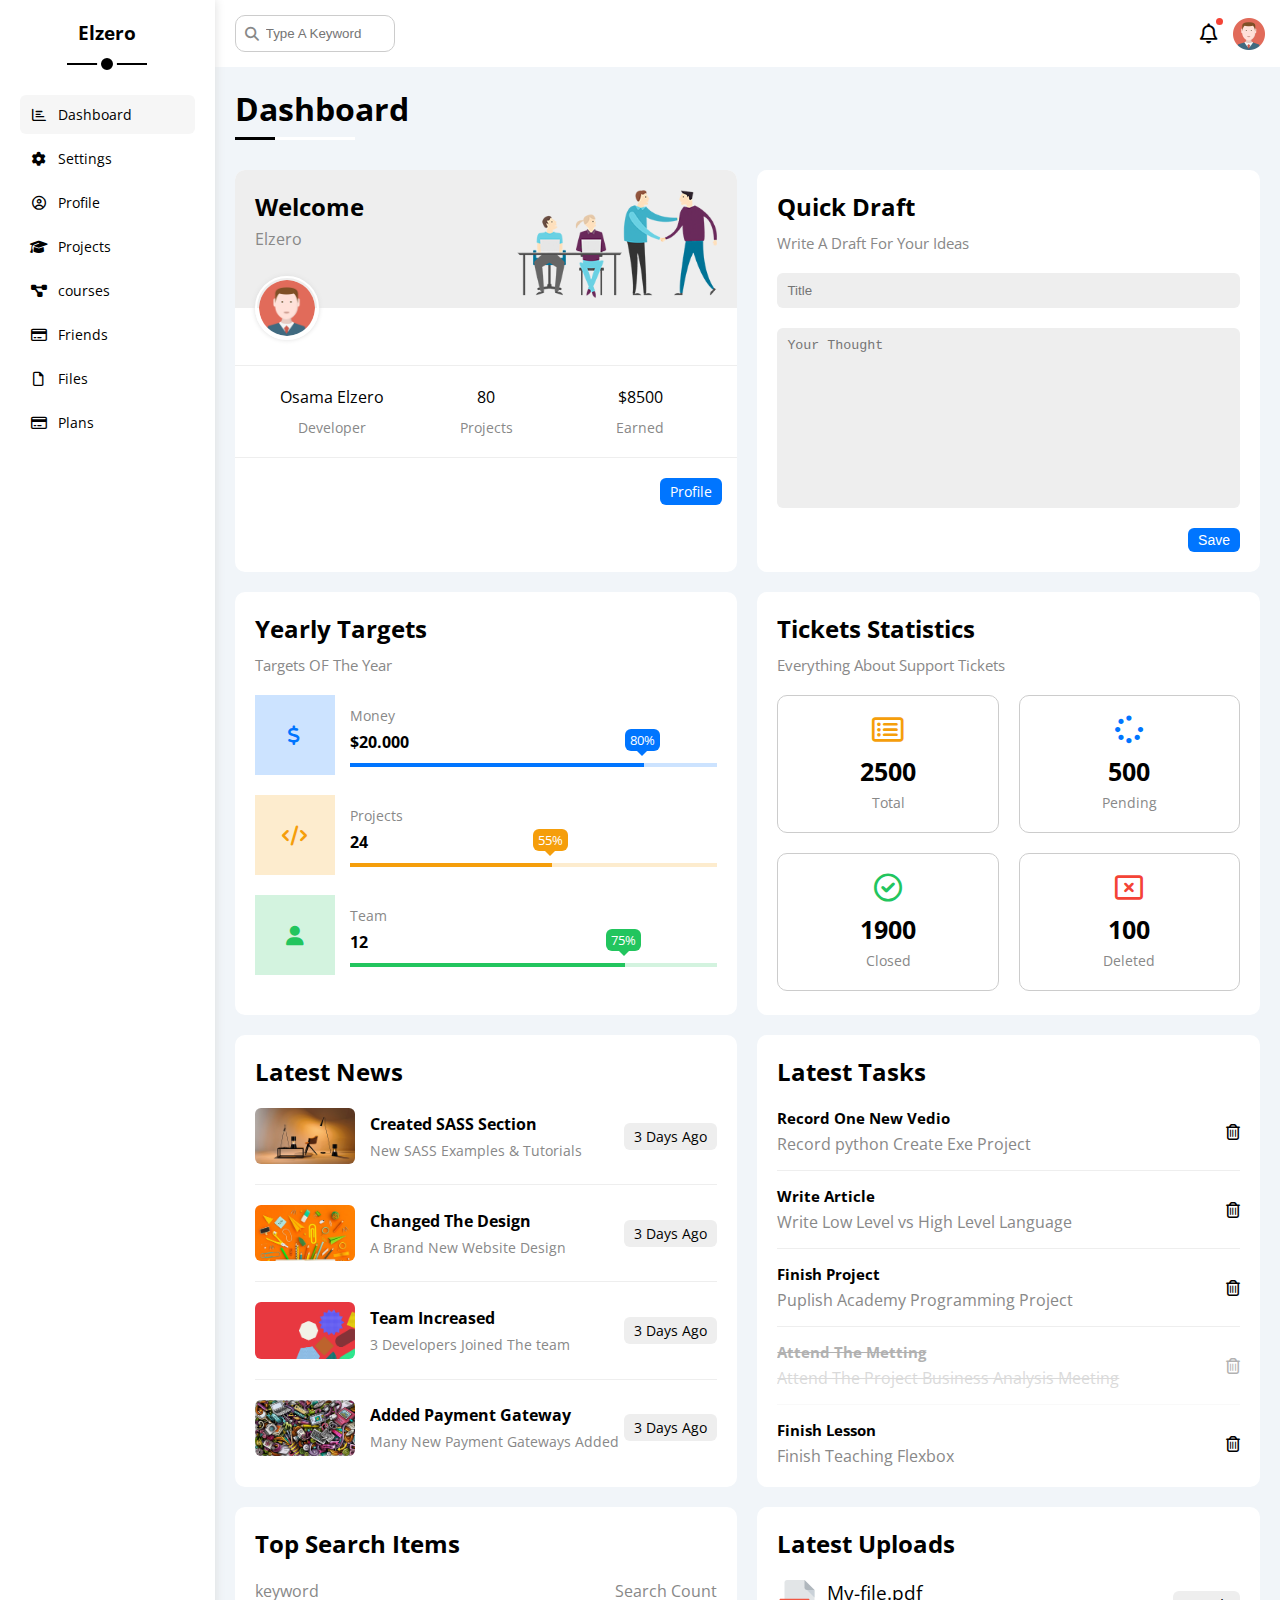
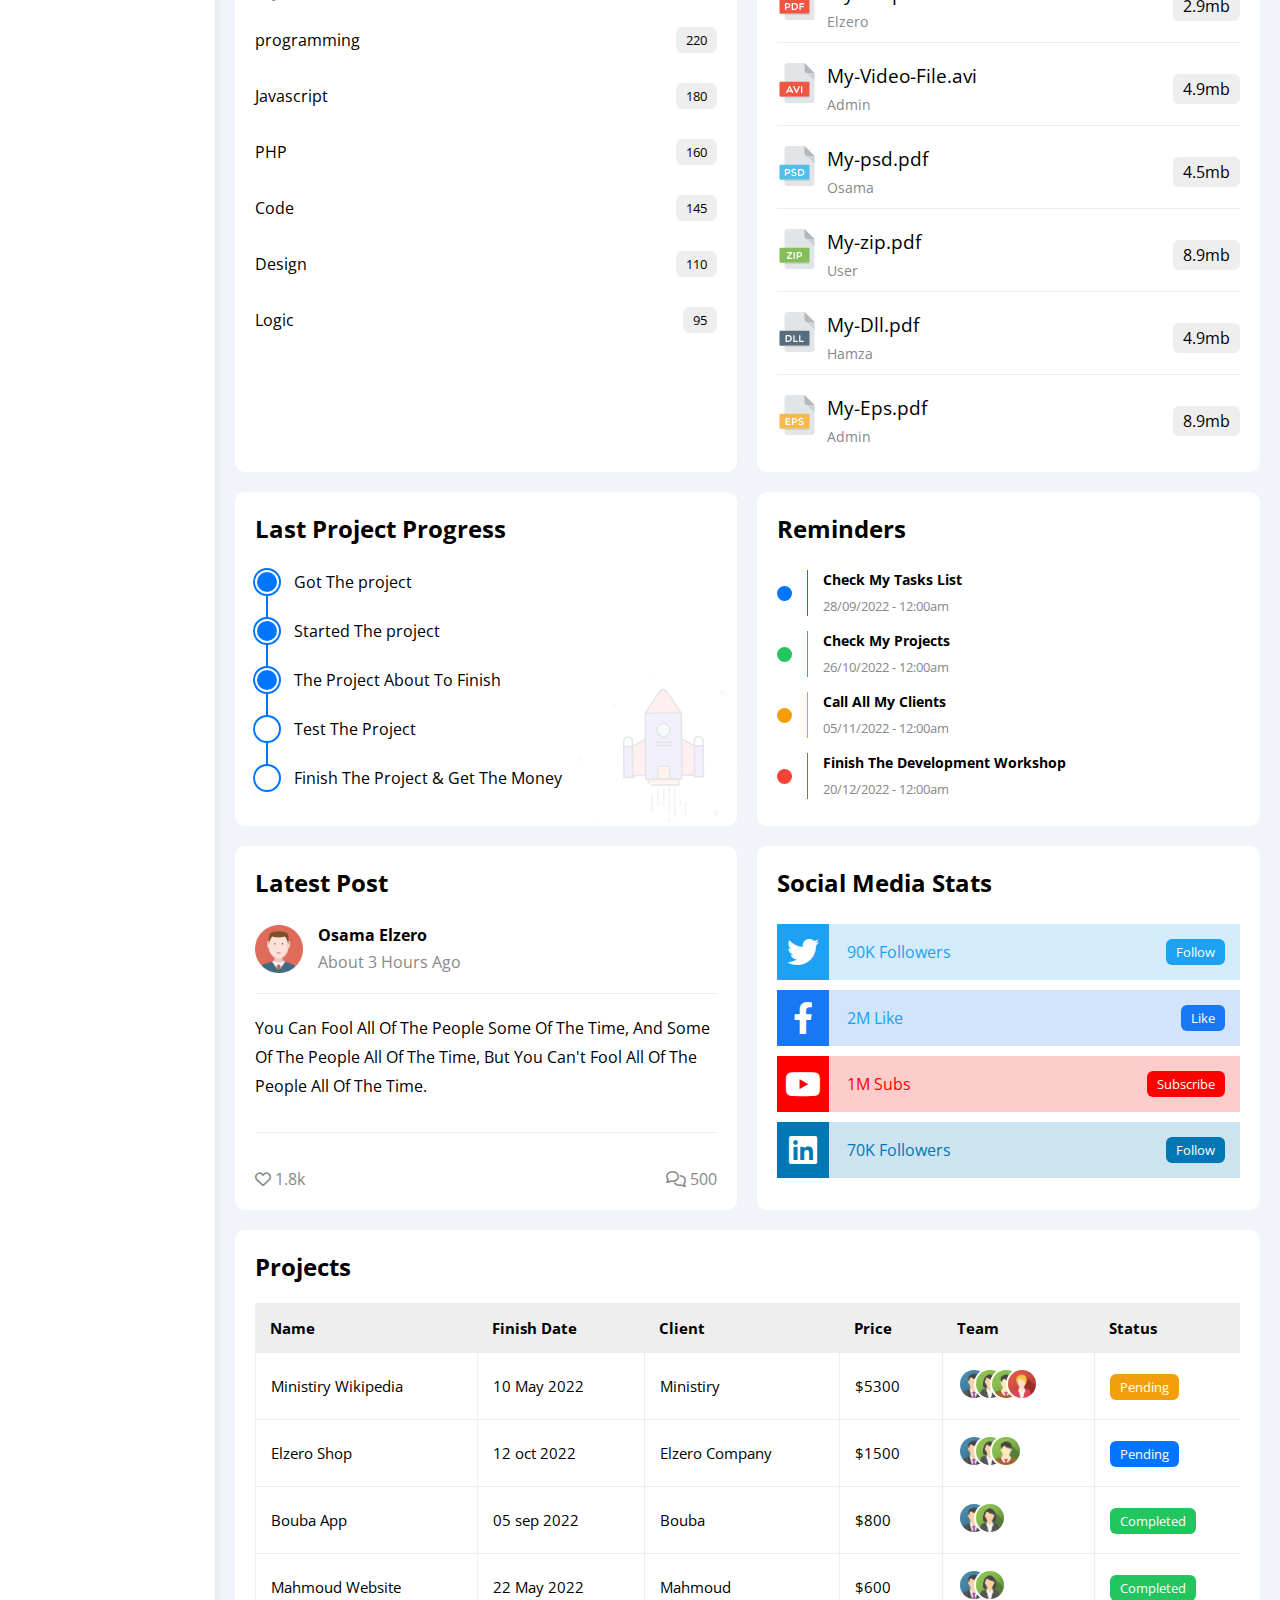
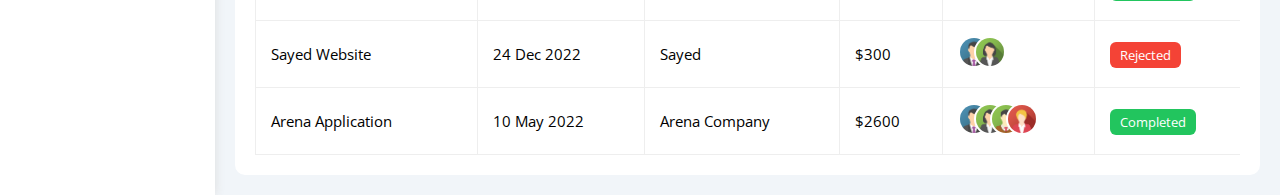
<file: index.html>
<!DOCTYPE html>
<html lang="en">
<head>
    <meta charset="UTF-8">
    <meta name="viewport" content="width=device-width, initial-scale=1.0">
    <title>Dashboard</title>
    <link rel="stylesheet" href="css/all.min.css">
    <link rel="stylesheet" href="css/framework.css">
    <link rel="stylesheet" href="css/master.css">
    <link rel="preconnect" href="https://fonts.googleapis.com" />
    <link rel="preconnect" href="https://fonts.gstatic.com" crossorigin />
    <link href="https://fonts.googleapis.com/css2?family=Open+Sans:wght@300;500&#038;display=swap" rel="stylesheet" />
</head>
<body>
    <div class="page d-flex">
        <div class="sidebar p-relative bg-white p-20">
            <h3 class="txt-c p-relative mt-0">Elzero</h3>
            <ul>
                <li>
                    <a href="index.html" class="active fs-14 c-balck d-flex rad-6 p-10 align-center">
                        <i class="fa-regular fa-chart-bar fa-fw"></i>
                        <span>Dashboard</span>
                    </a>
                </li>
                <li>
                    <a href="settings.html" class=" fs-14 c-balck d-flex rad-6 p-10 align-center">
                        <i class="fa-solid fa-gear fa-fw"></i>
                        <span>Settings</span>
                    </a>
                </li>
                <li>
                    <a href="profile.html" class=" fs-14 c-balck d-flex rad-6 p-10 align-center">
                        <i class="fa-regular fa-circle-user fa-fw"></i>                      
                        <span>Profile</span>
                    </a>
                </li>
                <li>
                    <a href="projects.html" class=" fs-14 c-balck d-flex rad-6 p-10 align-center">
                        <i class="fa-solid fa-graduation-cap fa-fw"></i>
                        <span>Projects</span>
                    </a>
                </li>                       
                <li>
                    <a href="courses.html" class=" fs-14 c-balck d-flex rad-6 p-10 align-center">
                        <i class="fa-solid fa-diagram-project fa-fw"></i>
                        <span>courses</span>
                    </a>
                </li>
                <li>
                    <a href="friends.html" class=" fs-14 c-balck d-flex rad-6 p-10 align-center">
                        <i class="fa-regular fa-credit-card fa-fw"></i>
                        <span>Friends</span>
                    </a>
                </li>
                <li>
                    <a href="files.html" class=" fs-14 c-balck d-flex rad-6 p-10 align-center">
                        <i class="fa-regular fa-file fa-fw"></i>
                        <span>Files</span>
                    </a>
                </li>
                <li>
                    <a href="plans.html" class=" fs-14 c-balck d-flex rad-6 p-10 align-center">
                        <i class="fa-regular fa-credit-card fa-fw"></i>
                        <span>Plans</span>
                    </a>
                </li>
            </ul>
        </div>
        <div class="content w-full">
            <!-- start head -->
            <div class="head bg-white between-flex p-15">
                <div class="search p-relative">
                    <input class="p-10" type="search" placeholder="Type A Keyword">
                </div>
                <div class="icons align-center d-flex">
                    <span class="notification p-relative">
                        <i class="fa-regular fa-bell fa-lg"></i>
                    </span>
                    <img src="images/avatar.png" alt="">
                </div>
            </div>
            <!-- end head -->
            <h1 class="p-relative">Dashboard</h1>
            <div class="wrapper d-grid gap-20">
                <!-- start welcome widget -->
                <div class="welcome bg-white rad-10 txt-c-mobile block-mobile">
                    <div class="intro p-20 d-flex space-between bg-eee">
                        <div>
                            <h2 class="m-0">Welcome</h2>
                            <p class="mt-5 c-grey">Elzero</p>
                        </div>
                        <img src="images/welcome.png" alt="" class="hide-mobile">
                    </div>
                    <img src="images/avatar.png" alt="" class="avatar">
                    <div class="body p-20 d-flex txt-c mt-20 mb-20 block-mobile">
                        <div>Osama Elzero <span class="d-block c-grey fs-14 mt-10" >Developer</span></div>
                        <div> 80 <span class="d-block c-grey fs-14 mt-10" >Projects</span></div>
                        <div> $8500 <span class="d-block c-grey fs-14 mt-10" >Earned</span></div>
                    </div>
                    <a href="profile.html" class="visit d-block w-fit btn-shape c-white bg-blue fs-14 ">Profile</a>
                </div>
                <!-- end welcome widget -->
                <!-- start quick draft widget -->
                <div class="quick-draft bg-white p-20 rad-10">
                    <h2 class=" mt-0 mb-10 ">Quick Draft</h2>
                    <p class=" mt-0 mb-20 c-grey fs-15">Write A Draft For Your Ideas</p>
                    <form action="">
                         <input type="text" placeholder="Title" class="bg-eee d-block rad-6 b-none p-10 mb-20 w-full ">
                         <textarea placeholder="Your Thought" class="bg-eee d-block rad-6 b-none p-10 w-full mb-20"></textarea>
                        <input type="submit" value="Save" class=" save bg-blue c-white fs-14 btn-shape w-fit d-block b-none ">
                    </form>
                </div>
                <!-- end quick draft widget -->
                <!-- start target widget -->
                <div class="target bg-white p-20 rad-10">
                    <h2 class="mt-0 mb-10 ">Yearly Targets</h2>
                    <p class="mt-0 mb-20 fs-15 c-grey">Targets OF The Year</p>
                    <div class="target-row center-flex mb-20 blue ">
                        <div class="icon center-flex">
                            <i class="fa-solid fa-dollar-sign c-blue fa-lg"></i>
                        </div>
                        <div class="details">
                            <span class="fs-14 c-grey" >Money</span>
                            <span class=" d-block fw-bold mt-5 mb-10" >$20.000</span>
                            <div class="progress p-relative">
                                <span class=" bg-blue blue" style="width: 80%;">
                                    <span class="bg-blue">80%</span>
                                </span>
                            </div>
                        </div>
                    </div>
                    <div class="target-row center-flex mb-20 orange ">
                        <div class="icon center-flex">
                            <i class="fa-solid fa-code c-orange fa-lg"></i>
                        </div>
                        <div class="details">
                            <span class="fs-14 c-grey" >Projects</span>
                            <span class=" d-block fw-bold mt-5 mb-10" >24</span>
                            <div class="progress p-relative">
                                <span class=" bg-orange orange" style="width: 55%;">
                                    <span class="bg-orange">55%</span>
                                </span>
                            </div>
                        </div>
                    </div>
                    <div class="target-row center-flex mb-20 green ">
                        <div class="icon center-flex">
                            <i class="fa-solid fa-user c-green fa-lg"></i>
                        </div>
                        <div class="details">
                            <span class="fs-14 c-grey" >Team</span>
                            <span class=" d-block fw-bold mt-5 mb-10" >12</span>
                            <div class="progress p-relative">
                                <span class=" bg-green green" style="width: 75%;">
                                    <span class="bg-green">75%</span>
                                </span>
                            </div>
                        </div>
                    </div>
                </div>
                <!-- end target widget -->
                <!-- start tickets -->
                <div class="tickets bg-white p-20 rad-10">
                    <h2 class="mt-0 mb-10">Tickets Statistics</h2>
                    <p class="mt-0 mb-20 c-grey fs-15">Everything About Support Tickets</p>
                    <div class="d-flex gap-20 f-wrap txt-c">
                        <div class="box p-20 rad-10 c-grey fs-14 ">
                            <i class="fa-regular fa-rectangle-list fa-2x mb-10 c-orange"></i>
                            <span class="d-block c-balck fs-25 fw-bold mb-5 ">2500</span>
                            Total
                        </div>
                        <div class="box p-20 rad-10 c-grey fs-14 ">
                            <i class="fa-solid fa-spinner fa-2x mb-10 c-blue"></i>
                            <span class="d-block c-balck fs-25 fw-bold mb-5 ">500</span>
                            Pending
                        </div>
                        <div class="box p-20 rad-10 c-grey fs-14 ">
                            <i class="fa-regular fa-circle-check fa-2x mb-10 c-green"></i>
                            <span class="d-block c-balck fs-25 fw-bold mb-5 ">1900</span>
                            Closed
                        </div>
                        <div class="box p-20 rad-10 c-grey fs-14 ">
                            <i class="fa-regular fa-rectangle-xmark fa-2x mb-10 c-red"></i>
                            <span class="d-block c-balck fs-25 fw-bold mb-5 ">100</span>
                            Deleted
                        </div>
                    </div>
                </div>
                <!-- end tickets -->
                <!-- start news -->
                 <div class="news bg-white p-20 rad-10 txt-c-mobile">
                    <h2 class="mt-0 mb-20">Latest News</h2>
                    <div class="news-row d-flex align-center ">
                        <img src="images/news-01.png">
                        <div class="info">
                            <h3>Created SASS Section</h3>
                            <p class="c-grey fs-14 m-0">New SASS Examples & Tutorials</p>
                        </div>
                        <div class="label btn-shape bg-eee fs-14 w-fit ">3 Days Ago</div>
                    </div>
                    <div class="news-row d-flex align-center ">
                        <img src="images/news-02.png">
                        <div class="info">
                            <h3>Changed The Design</h3>
                            <p class="c-grey fs-14 m-0">A Brand New Website Design</p>
                        </div>
                        <div class="label btn-shape bg-eee fs-14 w-fit ">3 Days Ago</div>
                    </div>
                    <div class="news-row d-flex align-center ">
                        <img src="images/news-03.png">
                        <div class="info">
                            <h3>Team Increased</h3>
                            <p class="c-grey fs-14 m-0">3 Developers Joined The team</p>
                        </div>
                        <div class="label btn-shape bg-eee fs-14 w-fit ">3 Days Ago</div>
                    </div>
                    <div class="news-row d-flex align-center ">
                        <img src="images/news-04.png">
                        <div class="info">
                            <h3>Added Payment Gateway</h3>
                            <p class="c-grey fs-14 m-0">Many New Payment Gateways Added</p>
                        </div>
                        <div class="label btn-shape bg-eee fs-14 w-fit ">3 Days Ago</div>
                    </div>
                 </div>
                <!-- end news -->
                <!-- start tasks -->
                <div class="tasks bg-white p-20 rad-10">
                    <h2 class="mt-0 mb-20">Latest Tasks</h2>
                    <div class="task-row between-flex">
                        <div class="info">
                            <h3 class="mt-0 mb-5 fs-15" >Record One New Vedio</h3>
                            <p class="c-grey m-0">Record python Create Exe Project</p>
                        </div>
                        <i class="fa-regular fa-trash-can delete"></i>
                    </div>
                    <div class="task-row between-flex">
                        <div class="info">
                            <h3 class="mt-0 mb-5 fs-15" >Write Article</h3>
                            <p class="c-grey m-0">Write Low Level vs High Level Language</p>
                        </div>
                        <i class="fa-regular fa-trash-can delete"></i>
                    </div>
                    <div class="task-row between-flex">
                        <div class="info">
                            <h3 class="mt-0 mb-5 fs-15" >Finish Project</h3>
                            <p class="c-grey m-0">Puplish Academy Programming Project</p>
                        </div>
                        <i class="fa-regular fa-trash-can delete"></i>
                    </div>
                    <div class="task-row between-flex done">
                        <div class="info">
                            <h3 class="mt-0 mb-5 fs-15" >Attend The Metting</h3>
                            <p class="c-grey m-0">Attend The Project Business Analysis Meeting</p>
                        </div>
                        <i class="fa-regular fa-trash-can delete"></i>
                    </div>
                    <div class="task-row between-flex">
                        <div class="info">
                            <h3 class="mt-0 mb-5 fs-15" >Finish Lesson</h3>
                            <p class="c-grey m-0">Finish Teaching Flexbox</p>
                        </div>
                        <i class="fa-regular fa-trash-can delete"></i>
                    </div>
                </div>
                <!-- end tasks -->
                <!-- start search -->
                <div class="search p-20 rad-10 bg-white">
                    <h2 class="mt-0 mb-20">Top Search Items</h2>
                    <div class="items-head between-flex c-grey mb-10" >
                        <div>keyword</div>
                        <div>Search Count</div>
                    </div>
                    <div class="items between-flex pb-15 pt-15 ">
                        <span>programming</span>
                        <span class="btn-shape bg-eee fs-13">220</span>
                    </div>
                    <div class="items between-flex pb-15 pt-15 ">
                        <span>Javascript</span>
                        <span class="btn-shape bg-eee fs-13">180</span>
                    </div>
                    <div class="items between-flex pb-15 pt-15 ">
                        <span>PHP</span>
                        <span class="btn-shape bg-eee fs-13">160</span>
                    </div>
                    <div class="items between-flex pb-15 pt-15 ">
                        <span>Code</span>
                        <span class="btn-shape bg-eee fs-13">145</span>
                    </div>
                    <div class="items between-flex pb-15 pt-15 ">
                        <span>Design</span>
                        <span class="btn-shape bg-eee fs-13">110</span>
                    </div>
                    <div class="items between-flex pb-15 pt-15 ">
                        <span>Logic</span>
                        <span class="btn-shape bg-eee fs-13">95</span>
                    </div>
                </div>
                <!-- end search -->
                <!-- start latest uploads -->
                <div class="latest-uploads bg-white p-20 rad-10">
                    <h2 class="mt-0 mb-20">Latest Uploads</h2>
                    <div class="upload-row between-flex pb-10 mb-20 bb-eee">
                        <div class="data d-flex ">
                            <img  class="mr-10" src="images/pdf.svg" alt="">
                            <div class="details">
                                <h3 class="mt-0 mb-5 fw-normal" >My-file.pdf</h3>
                                <span class="c-grey fs-14" >Elzero</span>
                            </div>
                        </div>
                        <div class="size btn-shape bg-eee">
                            2.9mb
                        </div>
                    </div>
                    <div class="upload-row between-flex pb-10 mb-20 bb-eee">
                        <div class="data d-flex ">
                            <img  class="mr-10" src="images/avi.svg" alt="">
                            <div class="details">
                                <h3 class="mt-0 mb-5 fw-normal" >My-Video-File.avi</h3>
                                <span class="c-grey fs-14" >Admin</span>
                            </div>
                        </div>
                        <div class="size btn-shape bg-eee">
                            4.9mb
                        </div>
                    </div>
                    <div class="upload-row between-flex pb-10 mb-20 bb-eee">
                        <div class="data d-flex ">
                            <img  class="mr-10" src="images/psd.svg" alt="">
                            <div class="details">
                                <h3 class="mt-0 mb-5 fw-normal" >My-psd.pdf</h3>
                                <span class="c-grey fs-14" >Osama</span>
                            </div>
                        </div>
                        <div class="size btn-shape bg-eee">
                            4.5mb
                        </div>
                    </div>
                    <div class="upload-row between-flex pb-10 mb-20 bb-eee">
                        <div class="data d-flex ">
                            <img class="mr-10" src="images/zip.svg" alt="">
                            <div class="details">
                                <h3 class="mt-0 mb-5 fw-normal">My-zip.pdf</h3>
                                <span class="c-grey fs-14" >User</span>
                            </div>
                        </div>
                        <div class="size btn-shape bg-eee">
                            8.9mb
                        </div>
                    </div>
                    <div class="upload-row between-flex pb-10 mb-20 bb-eee">
                        <div class="data d-flex ">
                            <img  class="mr-10" src="images/dll.svg" alt="">
                            <div class="details">
                                <h3 class="mt-0 mb-5 fw-normal" >My-Dll.pdf</h3>
                                <span class="c-grey fs-14" >Hamza</span>
                            </div>
                        </div>
                        <div class="size btn-shape bg-eee">
                            4.9mb
                        </div>
                    </div>
                    <div class="upload-row between-flex mb-5">
                        <div class="data d-flex ">
                            <img  class="mr-10" src="images/eps.svg" alt="">
                            <div class="details">
                                <h3 class="mt-0 mb-5 fw-normal" >My-Eps.pdf</h3>
                                <span class="c-grey fs-14" >Admin</span>
                            </div>
                        </div>
                        <div class="size btn-shape bg-eee">
                            8.9mb
                        </div>
                    </div>
                </div>
                <!-- end latest uploads -->
                <!-- start last project widget -->
                <div class="last-project p-20 rad-10 bg-white p-relative">
                    <h2 class="mt-0 mb-20">Last Project Progress</h2>
                    <ul class="p-relative">
                        <li class="mt-25 d-flex align-center done" >Got The project</li>
                        <li class="mt-25 d-flex align-center done" >Started The project</li>
                        <li class="mt-25 d-flex align-center done" >The Project About To Finish</li>
                        <li class="mt-25 d-flex align-center " >Test The Project</li>
                        <li class="mt-25 d-flex align-center " >Finish The Project & Get The Money</li>
                    </ul>
                    <img src="images/project.png" class="hide-mobile launch-icon">
                </div>
                <!-- end last project widget -->
                <!-- start reminders -->
                <div class="reminders bg-white rad-10 p-20 p-relative">
                    <h2 class="mt-0 mb-25">Reminders</h2>
                    <ul class="m-0">
                        <li class="d-flex align-center mt-15">
                            <span class=" key rad-half mr-15 bg-blue "></span>
                            <div class="blue pl-15">
                                <p class="fw-bold fs-14 mt-0 mb-5">Check My Tasks List</p>
                                <span class="c-grey fs-13">28/09/2022 - 12:00am</span>
                            </div>
                        </li>
                        <li class="d-flex align-center mt-15">
                            <span class=" key rad-half mr-15 bg-green "></span>
                            <div class="green pl-15">
                                <p class="fw-bold fs-14 mt-0 mb-5">Check My Projects</p>
                                <span class="c-grey fs-13">26/10/2022 - 12:00am</span>
                            </div>
                        </li>
                        <li class="d-flex align-center mt-15">
                            <span class=" key rad-half mr-15 bg-orange "></span>
                            <div class="orange pl-15">
                                <p class="fw-bold fs-14 mt-0 mb-5">Call All My Clients</p>
                                <span class="c-grey fs-13">05/11/2022 - 12:00am</span>
                            </div>
                        </li>
                        <li class="d-flex align-center mt-15">
                            <span class=" key rad-half mr-15 bg-red "></span>
                            <div class="red pl-15">
                                <p class="fw-bold fs-14 mt-0 mb-5">Finish The Development Workshop</p>
                                <span class="c-grey fs-13">20/12/2022 - 12:00am</span>
                            </div>
                        </li>
                    </ul>
                </div>
                <!-- end reminders -->
                <!-- start latest post -->
                <div class="latest-post bg-white rad-10 p-20 p-relative ">
                    <h2 class="mt-0 mb-25">Latest Post</h2>
                    <div class="top d-flex align-center mb-20">
                        <img src="images/avatar.png" class="avatar mr-15">
                        <div class="info">
                            <p class="mt-0 mb-5 fw-bold">Osama Elzero</p>
                            <span class="c-grey ">About 3 Hours Ago</span>
                        </div>
                    </div>
                    <div class="post-content pt-20 pb-20 mt-20 mb-20 txt-c-mobile">
                        You Can Fool All Of The People Some Of The Time, And Some Of The People All Of The Time, But You Can't Fool All Of The People All Of The Time.
                    </div>
                    <div class="post-stats between-flex c-grey pt-15">
                        <div>
                            <i class="fa-regular fa-heart"></i>
                            <span>1.8k</span>
                        </div>
                        <div>
                            <i class="fa-regular fa-comments"></i>
                            <span>500</span>
                        </div>
                    </div>
                </div>
                <!-- end latest post -->
                <!-- start social media -->
                <div class="social-media p-20 rad-10 bg-white p-relative">
                    <h2 class="mt-0 mb-25">Social Media Stats</h2>
                    <div class="box twitter p-15 mb-10  p-relative between-flex">
                        <i class="fa-brands fa-twitter fa-2x c-white h-full center-flex"></i>
                        <span>90K Followers</span>
                        <a class="c-white btn-shape fs-13" href="#">Follow</a>
                    </div>
                    <div class="box facebook p-15 mb-10  p-relative between-flex">
                        <i class="fa-brands fa-facebook-f fa-2x c-white h-full center-flex "></i>
                        <span>2M Like</span>
                        <a class="c-white btn-shape fs-13" href="#">Like</a>
                    </div>
                    <div class="box youtube p-15 mb-10  p-relative between-flex">
                        <i class="fa-brands fa-youtube fa-2x c-white h-full center-flex"></i>
                        <span>1M Subs</span>
                        <a class="c-white btn-shape fs-13" href="#">Subscribe</a>
                    </div>
                    <div class="box linkedin p-15 mb-10 p-relative between-flex" >
                        <i class="fa-brands fa-linkedin fa-2x c-white h-full center-flex"></i>
                        <span>70K Followers</span>
                        <a class="c-white btn-shape fs-13" href="#">Follow</a>
                    </div>
                </div>
                <!-- end social media -->
            </div>
            <!-- start projects table -->
            <div class="projects p-20 rad-10 bg-white m-20">
                <h2 class="mt-0 mb-20">Projects</h2>
                <div class="responsive-table">
                    <table class="w-full fs-15">
                        <thead>
                            <tr>
                                <td>Name</td>
                                <td>Finish Date</td>
                                <td>Client</td>
                                <td>Price</td>
                                <td>Team</td>
                                <td>Status</td>
                            </tr>
                        </thead>
                        <tbody>
                            <tr>
                                <td>Ministiry Wikipedia</td>
                                <td>10 May 2022</td>
                                <td>Ministiry</td>
                                <td>$5300</td>
                                <td>
                                    <img src="images/team-01.png" alt="">
                                    <img src="images/team-02.png" alt="">
                                    <img src="images/team-03.png" alt="">
                                    <img src="images/team-05 (1).png" alt="">
                                </td>
                                <td>
                                    <span class="btn-shape label bg-orange c-white">Pending</span>
                                </td>
                            </tr>
                            <tr>
                                <td>Elzero Shop</td>
                                <td>12 oct 2022</td>
                                <td>Elzero Company</td>
                                <td>$1500</td>
                                <td>
                                    <img src="images/team-01.png" alt="">
                                    <img src="images/team-02.png" alt="">
                                    <img src="images/team-03.png" alt="">
                                </td>
                                <td>
                                    <span class="btn-shape label bg-blue c-white">Pending</span>
                                </td>
                            </tr>
                            <tr>
                                <td>Bouba App</td>
                                <td>05 sep 2022</td>
                                <td>Bouba</td>
                                <td>$800</td>
                                <td>
                                    <img src="images/team-01.png" alt="">
                                    <img src="images/team-02.png" alt="">
                                </td>
                                <td>
                                    <span class="btn-shape label bg-green c-white">Completed</span>
                                </td>
                            </tr>
                            <tr>
                                <td>Mahmoud Website</td>
                                <td>22 May 2022</td>
                                <td>Mahmoud</td>
                                <td>$600</td>
                                <td>
                                    <img src="images/team-01.png" alt="">
                                    <img src="images/team-02.png" alt="">
                                </td>
                                <td>
                                    <span class="btn-shape label bg-green c-white">Completed</span>
                                </td>
                            </tr>
                            <tr>
                                <td>Sayed Website</td>
                                <td>24 Dec 2022</td>
                                <td>Sayed</td>
                                <td>$300</td>
                                <td>
                                    <img src="images/team-01.png" alt="">
                                    <img src="images/team-02.png" alt="">
                                </td>
                                <td>
                                    <span class="btn-shape label bg-red c-white">Rejected</span>
                                </td>
                            </tr>
                            <tr>
                                <td>Arena Application</td>
                                <td>10 May 2022</td>
                                <td>Arena Company</td>
                                <td>$2600</td>
                                <td>
                                    <img src="images/team-01.png" alt="">
                                    <img src="images/team-02.png" alt="">
                                    <img src="images/team-03.png" alt="">
                                    <img src="images/team-05 (1).png" alt="">
                                </td>
                                <td>
                                    <span class="btn-shape label bg-green c-white">Completed</span>
                                </td>
                            </tr>
           
                        </tbody>
                    </table>
                </div>
            </div>
            <!-- end projects table -->
        </div>
    </div>
</body>
</html>
</file>
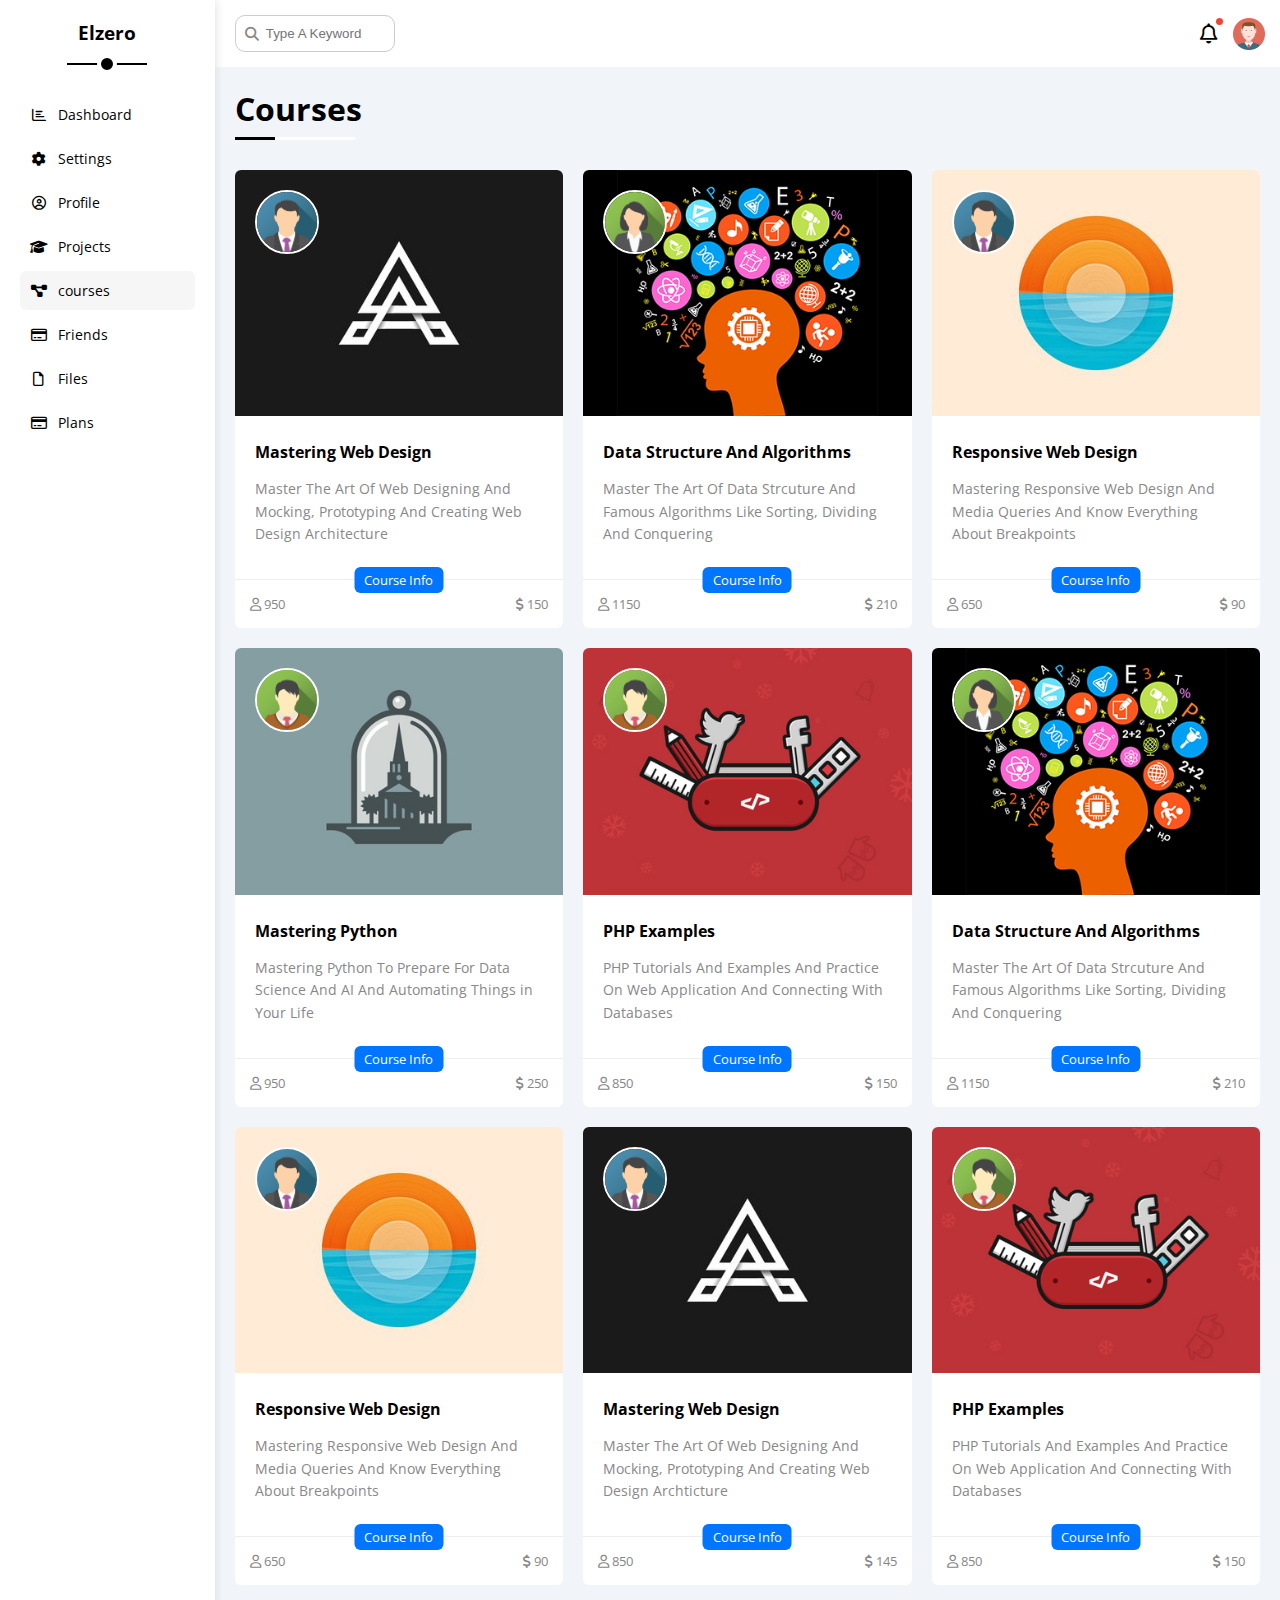
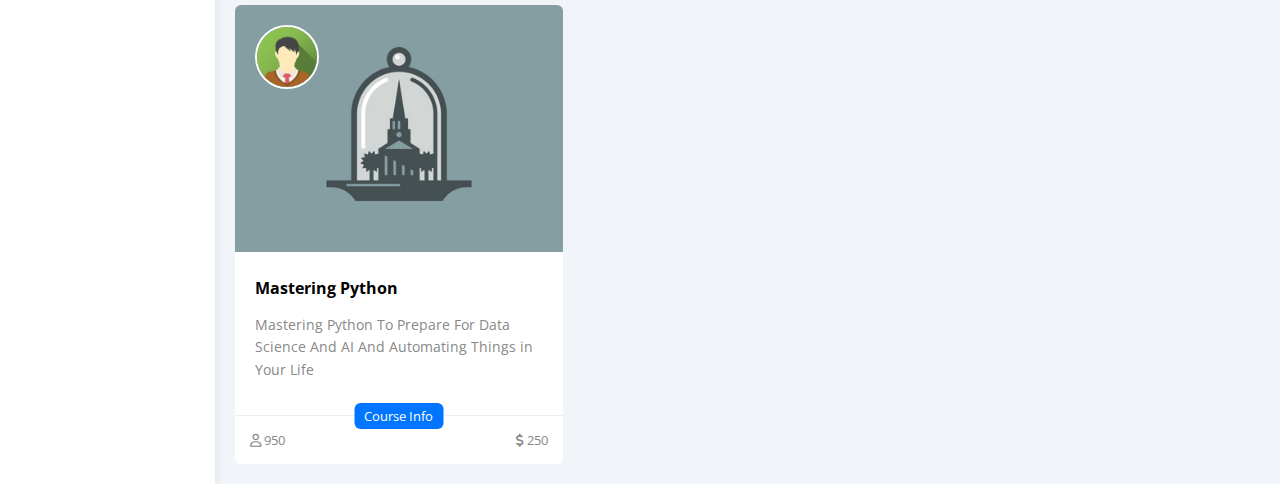
<file: courses.html>
<!DOCTYPE html>
<html lang="en">
<head>
    <meta charset="UTF-8">
    <meta name="viewport" content="width=device-width, initial-scale=1.0">
    <title>Courses</title>
    <link rel="stylesheet" href="css/all.min.css">
    <link rel="stylesheet" href="css/framework.css">
    <link rel="stylesheet" href="css/master.css">
    <link rel="preconnect" href="https://fonts.googleapis.com" />
    <link rel="preconnect" href="https://fonts.gstatic.com" crossorigin />
    <link href="https://fonts.googleapis.com/css2?family=Open+Sans:wght@300;500&#038;display=swap" rel="stylesheet" />
</head>
<body>
    <div class="page d-flex">
        <div class="sidebar p-relative bg-white p-20">
            <h3 class="txt-c p-relative mt-0">Elzero</h3>
            <ul>
                <li>
                    <a href="index.html" class=" fs-14 c-balck d-flex rad-6 p-10 align-center">
                        <i class="fa-regular fa-chart-bar fa-fw"></i>
                        <span>Dashboard</span>
                    </a>
                </li>
                <li>
                    <a href="settings.html" class="  fs-14 c-balck d-flex rad-6 p-10 align-center">
                        <i class="fa-solid fa-gear fa-fw"></i>
                        <span>Settings</span>
                    </a>
                </li>
                <li>
                    <a href="profile.html" class="  fs-14 c-balck d-flex rad-6 p-10 align-center">
                        <i class="fa-regular fa-circle-user fa-fw"></i>                      
                        <span>Profile</span>
                    </a>
                </li>
                <li>
                    <a href="projects.html" class="fs-14 c-balck d-flex rad-6 p-10 align-center">
                        <i class="fa-solid fa-graduation-cap fa-fw"></i>
                        <span>Projects</span>
                    </a>
                </li>                       
                <li>
                    <a href="courses.html" class="active fs-14 c-balck d-flex rad-6 p-10 align-center">
                        <i class="fa-solid fa-diagram-project fa-fw"></i>
                        <span>courses</span>
                    </a>
                </li>
                <li>
                    <a href="friends.html" class=" fs-14 c-balck d-flex rad-6 p-10 align-center">
                        <i class="fa-regular fa-credit-card fa-fw"></i>
                        <span>Friends</span>
                    </a>
                </li>
                <li>
                    <a href="files.html" class=" fs-14 c-balck d-flex rad-6 p-10 align-center">
                        <i class="fa-regular fa-file fa-fw"></i>
                        <span>Files</span>
                    </a>
                </li>
                <li>
                    <a href="plans.html" class=" fs-14 c-balck d-flex rad-6 p-10 align-center">
                        <i class="fa-regular fa-credit-card fa-fw"></i>
                        <span>Plans</span>
                    </a>
                </li>
            </ul>
        </div>
        <div class="content w-full">
            <!-- start head -->
            <div class="head bg-white between-flex p-15">
                <div class="search p-relative">
                    <input class="p-10" type="search" placeholder="Type A Keyword">
                </div>
                <div class="icons align-center d-flex">
                    <span class="notification p-relative">
                        <i class="fa-regular fa-bell fa-lg"></i>
                    </span>
                    <img src="images/avatar.png" alt="">
                </div>
            </div>
            <!-- end head -->
            <h1 class="p-relative">Courses</h1>
            <div class="courses-page d-grid m-20 gap-20">
                <div class="course bg-white rad-6 p-relative">
                    <img class="cover" src="images/course-01.jpg" alt="">
                    <img class="instructor" src="images/team-01.png" alt="">
                    <div class="p-20">
                        <h4 class="m-0">Mastering Web Design</h4>
                        <p class="description c-grey fs-14 mt-15">
                            Master The Art Of Web Designing And Mocking, Prototyping And Creating Web Design Architecture
                        </p>
                    </div>
                    <div class="info p-relative between-flex p-15">
                        <span class="title btn-shape c-white bg-blue">Course Info</span>
                        <span class="c-grey">
                            <i class="fa-regular fa-user"></i>
                            950
                        </span>
                        <span class="c-grey">
                            <i class="fa-solid fa-dollar-sign"></i>
                            150
                        </span>
                    </div>
                </div>
                <div class="course bg-white rad-6 p-relative">
                    <img class="cover" src="images/course-02.jpg" alt="" />
                    <img class="instructor" src="images/team-02.png" alt="" />
                    <div class="p-20">
                      <h4 class="m-0">Data Structure And Algorithms</h4>
                      <p class="description c-grey mt-15 fs-14">
                        Master The Art Of Data Strcuture And Famous Algorithms Like Sorting, Dividing And Conquering
                      </p>
                    </div>
                    <div class="info p-15 p-relative between-flex">
                      <span class="title bg-blue c-white btn-shape">Course Info</span>
                      <span class="c-grey"> <i class="fa-regular fa-user"></i> 1150</span>
                      <span class="c-grey"><i class="fa-solid fa-dollar-sign"></i> 210</span>
                    </div>
                </div>
                <div class="course bg-white rad-6 p-relative">
                    <img class="cover" src="images/course-03.jpg" alt="" />
                    <img class="instructor" src="images/team-01.png" alt="" />
                    <div class="p-20">
                      <h4 class="m-0">Responsive Web Design</h4>
                      <p class="description c-grey mt-15 fs-14">
                        Mastering Responsive Web Design And Media Queries And Know Everything About Breakpoints
                      </p>
                    </div>
                    <div class="info p-15 p-relative between-flex">
                      <span class="title bg-blue c-white btn-shape">Course Info</span>
                      <span class="c-grey"> <i class="fa-regular fa-user"></i> 650</span>
                      <span class="c-grey"><i class="fa-solid fa-dollar-sign"></i> 90</span>
                    </div>
                </div>
                <div class="course bg-white rad-6 p-relative">
                    <img class="cover" src="images/course-04.jpg" alt="" />
                    <img class="instructor" src="images/team-03.png" alt="" />
                    <div class="p-20">
                      <h4 class="m-0">Mastering Python</h4>
                      <p class="description c-grey mt-15 fs-14">
                        Mastering Python To Prepare For Data Science And AI And Automating Things in Your Life
                      </p>
                    </div>
                    <div class="info p-15 p-relative between-flex">
                      <span class="title bg-blue c-white btn-shape">Course Info</span>
                      <span class="c-grey"> <i class="fa-regular fa-user"></i> 950</span>
                      <span class="c-grey"><i class="fa-solid fa-dollar-sign"></i> 250</span>
                    </div>
                </div>
                <div class="course bg-white rad-6 p-relative">
                    <img class="cover" src="images/course-05.jpg" alt="" />
                    <img class="instructor" src="images/team-03.png" alt="" />
                    <div class="p-20">
                      <h4 class="m-0">PHP Examples</h4>
                      <p class="description c-grey mt-15 fs-14">
                        PHP Tutorials And Examples And Practice On Web Application And Connecting With Databases
                      </p>
                    </div>
                    <div class="info p-15 p-relative between-flex">
                      <span class="title bg-blue c-white btn-shape">Course Info</span>
                      <span class="c-grey"> <i class="fa-regular fa-user"></i> 850</span>
                      <span class="c-grey"><i class="fa-solid fa-dollar-sign"></i> 150</span>
                    </div>
                </div>
                <div class="course bg-white rad-6 p-relative">
                    <img class="cover" src="images/course-02.jpg" alt="" />
                    <img class="instructor" src="images/team-02.png" alt="" />
                    <div class="p-20">
                      <h4 class="m-0">Data Structure And Algorithms</h4>
                      <p class="description c-grey mt-15 fs-14">
                        Master The Art Of Data Strcuture And Famous Algorithms Like Sorting, Dividing And Conquering
                      </p>
                    </div>
                    <div class="info p-15 p-relative between-flex">
                      <span class="title bg-blue c-white btn-shape">Course Info</span>
                      <span class="c-grey"> <i class="fa-regular fa-user"></i> 1150</span>
                      <span class="c-grey"><i class="fa-solid fa-dollar-sign"></i> 210</span>
                    </div>
                </div>
                <div class="course bg-white rad-6 p-relative">
                    <img class="cover" src="images/course-03.jpg" alt="" />
                    <img class="instructor" src="images/team-01.png" alt="" />
                    <div class="p-20">
                      <h4 class="m-0">Responsive Web Design</h4>
                      <p class="description c-grey mt-15 fs-14">
                        Mastering Responsive Web Design And Media Queries And Know Everything About Breakpoints
                      </p>
                    </div>
                    <div class="info p-15 p-relative between-flex">
                      <span class="title bg-blue c-white btn-shape">Course Info</span>
                      <span class="c-grey"> <i class="fa-regular fa-user"></i> 650</span>
                      <span class="c-grey"><i class="fa-solid fa-dollar-sign"></i> 90</span>
                    </div>
                </div>
                <div class="course bg-white rad-6 p-relative">
                    <img class="cover" src="images/course-01.jpg" alt="" />
                    <img class="instructor" src="images/team-01.png" alt="" />
                    <div class="p-20">
                      <h4 class="m-0">Mastering Web Design</h4>
                      <p class="description c-grey mt-15 fs-14">
                        Master The Art Of Web Designing And Mocking, Prototyping And Creating Web Design Archticture
                      </p>
                    </div>
                    <div class="info p-15 p-relative between-flex">
                      <span class="title bg-blue c-white btn-shape">Course Info</span>
                      <span class="c-grey"> <i class="fa-regular fa-user"></i> 850</span>
                      <span class="c-grey"><i class="fa-solid fa-dollar-sign"></i> 145</span>
                    </div>
                </div>
                <div class="course bg-white rad-6 p-relative">
                    <img class="cover" src="images/course-05.jpg" alt="" />
                    <img class="instructor" src="images/team-03.png" alt="" />
                    <div class="p-20">
                      <h4 class="m-0">PHP Examples</h4>
                      <p class="description c-grey mt-15 fs-14">
                        PHP Tutorials And Examples And Practice On Web Application And Connecting With Databases
                      </p>
                    </div>
                    <div class="info p-15 p-relative between-flex">
                      <span class="title bg-blue c-white btn-shape">Course Info</span>
                      <span class="c-grey"> <i class="fa-regular fa-user"></i> 850</span>
                      <span class="c-grey"><i class="fa-solid fa-dollar-sign"></i> 150</span>
                    </div>
                </div>
                <div class="course bg-white rad-6 p-relative">
                    <img class="cover" src="images/course-04 (1).jpg" alt="" />
                    <img class="instructor" src="images/team-03.png" alt="" />
                    <div class="p-20">
                      <h4 class="m-0">Mastering Python</h4>
                      <p class="description c-grey mt-15 fs-14">
                        Mastering Python To Prepare For Data Science And AI And Automating Things in Your Life
                      </p>
                    </div>
                    <div class="info p-15 p-relative between-flex">
                      <span class="title bg-blue c-white btn-shape">Course Info</span>
                      <span class="c-grey"> <i class="fa-regular fa-user"></i> 950</span>
                      <span class="c-grey"><i class="fa-solid fa-dollar-sign"></i> 250</span>
                    </div>
                </div>
            </div>
        </div>
    </div>
</body>
</html>
</file>
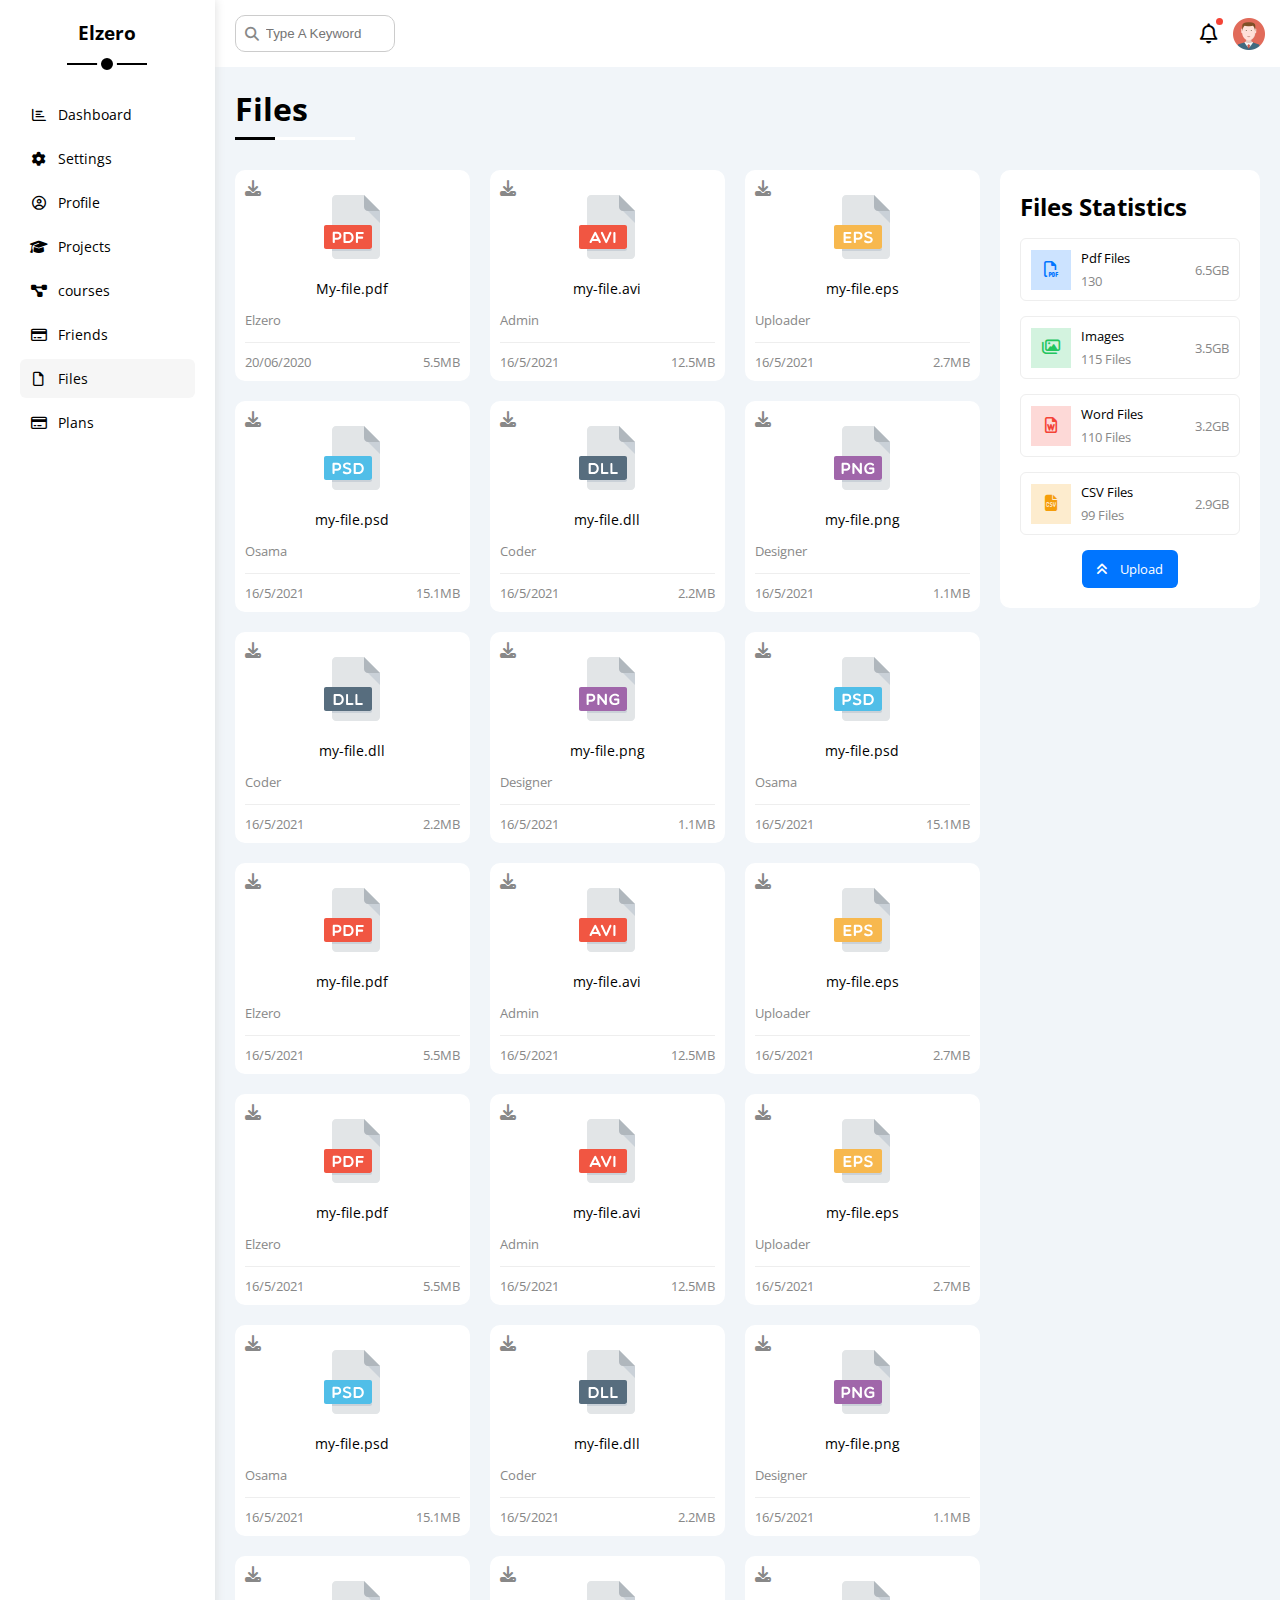
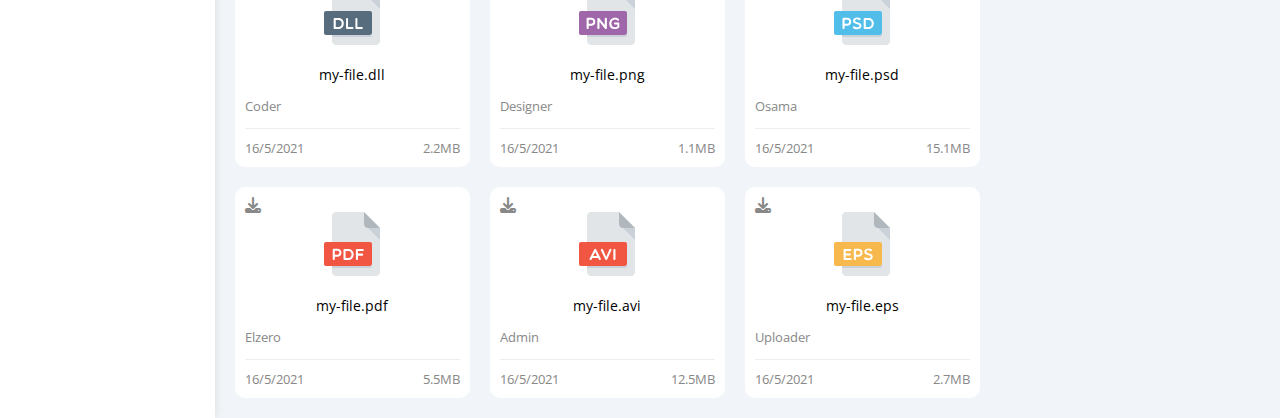
<file: files.html>
<!DOCTYPE html>
<html lang="en">
<head>
    <meta charset="UTF-8">
    <meta name="viewport" content="width=device-width, initial-scale=1.0">
    <title>Files</title>
    <link rel="stylesheet" href="css/all.min.css">
    <link rel="stylesheet" href="css/framework.css">
    <link rel="stylesheet" href="css/master.css">
    <link rel="preconnect" href="https://fonts.googleapis.com" />
    <link rel="preconnect" href="https://fonts.gstatic.com" crossorigin />
    <link href="https://fonts.googleapis.com/css2?family=Open+Sans:wght@300;500&#038;display=swap" rel="stylesheet" />
</head>
<body>
    <div class="page d-flex">
        <div class="sidebar p-relative bg-white p-20">
            <h3 class="txt-c p-relative mt-0">Elzero</h3>
            <ul>
                <li>
                    <a href="index.html" class=" fs-14 c-balck d-flex rad-6 p-10 align-center">
                        <i class="fa-regular fa-chart-bar fa-fw"></i>
                        <span>Dashboard</span>
                    </a>
                </li>
                <li>
                    <a href="settings.html" class="  fs-14 c-balck d-flex rad-6 p-10 align-center">
                        <i class="fa-solid fa-gear fa-fw"></i>
                        <span>Settings</span>
                    </a>
                </li>
                <li>
                    <a href="profile.html" class="  fs-14 c-balck d-flex rad-6 p-10 align-center">
                        <i class="fa-regular fa-circle-user fa-fw"></i>                      
                        <span>Profile</span>
                    </a>
                </li>
                <li>
                    <a href="projects.html" class="fs-14 c-balck d-flex rad-6 p-10 align-center">
                        <i class="fa-solid fa-graduation-cap fa-fw"></i>
                        <span>Projects</span>
                    </a>
                </li>                       
                <li>
                    <a href="courses.html" class="fs-14 c-balck d-flex rad-6 p-10 align-center">
                        <i class="fa-solid fa-diagram-project fa-fw"></i>
                        <span>courses</span>
                    </a>
                </li>
                <li>
                    <a href="friends.html" class=" fs-14 c-balck d-flex rad-6 p-10 align-center">
                        <i class="fa-regular fa-credit-card fa-fw"></i>
                        <span>Friends</span>
                    </a>
                </li>
                <li>
                    <a href="files.html" class="active fs-14 c-balck d-flex rad-6 p-10 align-center">
                        <i class="fa-regular fa-file fa-fw"></i>
                        <span>Files</span>
                    </a>
                </li>
                <li>
                    <a href="plans.html" class=" fs-14 c-balck d-flex rad-6 p-10 align-center">
                        <i class="fa-regular fa-credit-card fa-fw"></i>
                        <span>Plans</span>
                    </a>
                </li>
            </ul>
        </div>
        <div class="content w-full">
            <!-- start head -->
            <div class="head bg-white between-flex p-15">
                <div class="search p-relative">
                    <input class="p-10" type="search" placeholder="Type A Keyword">
                </div>
                <div class="icons align-center d-flex">
                    <span class="notification p-relative">
                        <i class="fa-regular fa-bell fa-lg"></i>
                    </span>
                    <img src="images/avatar.png" alt="">
                </div>
            </div>
            <!-- end head -->
            <h1 class="p-relative">Files</h1>
            <div class="files-page m-20 d-flex gap-20">
                <div class="files-stats p-20 rad-10 bg-white">
                    <h2 class="mt-0 mb-15 txt-c-mobile">Files Statistics</h2>
                    <div class="d-flex align-center p-10 fs-13 b-eee mb-15 rad-6 ">
                        <i class="fa-regular fa-file-pdf fa-lg center-flex c-blue blue icon"></i>
                        <div class="info">
                            <span>Pdf Files</span>
                            <span class="d-block c-grey mt-5">130</span>
                        </div>
                        <div class="size c-grey">6.5GB</div>
                    </div>
                    <div class="d-flex align-center b-eee p-10 rad-6 mb-15 fs-13">
                        <i class="fa-regular fa-images fa-lg green center-flex c-green icon"></i>
                        <div class="info">
                          <span>Images</span>
                          <span class="c-grey d-block mt-5">115 Files</span>
                        </div>
                        <div class="size c-grey">3.5GB</div>
                    </div>
                    <div class="d-flex align-center b-eee p-10 rad-6 mb-15 fs-13">
                        <i class="fa-regular fa-file-word fa-lg red center-flex c-red icon"></i>
                        <div class="info">
                          <span>Word Files</span>
                          <span class="c-grey d-block mt-5">110 Files</span>
                        </div>
                        <div class="size c-grey">3.2GB</div>
                    </div>
                    <div class="d-flex align-center b-eee p-10 rad-6 fs-13">
                        <i class="fa-solid fa-file-csv fa-lg orange center-flex c-orange icon"></i>
                        <div class="info">
                          <span>CSV Files</span>
                          <span class="c-grey d-block mt-5">99 Files</span>
                        </div>
                        <div class="size c-grey">2.9GB</div>
                    </div>
                    <a href="#" class="upload bg-blue c-white fs-13 rad-6 d-block w-fit">
                        <i class="fa-solid fa-angles-up mr-10"></i>
                        Upload
                    </a>
                </div>
                <div class="files-content d-grid gap-20">
                    <div class="file bg-white rad-10 p-10">
                        <i class="fa-solid fa-download c-grey p-absolute"></i>
                        <div class="icon txt-c">
                            <img class="mt-15 mb-15" src="images/pdf.svg" alt="">
                        </div>
                        <div class="mb-10 txt-c fs-14">My-file.pdf</div>
                        <p class="c-grey fs-13">Elzero</p>
                        <div class="info between-flex mt-10 pt-10 fs-13 c-grey">
                            <span>20/06/2020</span>
                            <span>5.5MB</span>
                        </div>
                    </div>
                    <div class="file bg-white p-10 rad-10">
                        <i class="fa-solid fa-download c-grey p-absolute"></i>
                        <div class="icon txt-c">
                          <img class="mt-15 mb-15" src="images/avi.svg" alt="" />
                        </div>
                        <div class="txt-c mb-10 fs-14">my-file.avi</div>
                        <p class="c-grey fs-13">Admin</p>
                        <div class="info between-flex mt-10 pt-10 fs-13 c-grey">
                          <span>16/5/2021</span>
                          <span>12.5MB</span>
                        </div>
                    </div>
                    <div class="file bg-white p-10 rad-10">
                        <i class="fa-solid fa-download c-grey p-absolute"></i>
                        <div class="icon txt-c">
                          <img class="mt-15 mb-15" src="images/eps.svg" alt="" />
                        </div>
                        <div class="txt-c mb-10 fs-14">my-file.eps</div>
                        <p class="c-grey fs-13">Uploader</p>
                        <div class="info between-flex mt-10 pt-10 fs-13 c-grey">
                          <span>16/5/2021</span>
                          <span>2.7MB</span>
                        </div>
                    </div>
                    <div class="file bg-white p-10 rad-10">
                        <i class="fa-solid fa-download c-grey p-absolute"></i>
                        <div class="icon txt-c">
                          <img class="mt-15 mb-15" src="images/psd.svg" alt="" />
                        </div>
                        <div class="txt-c mb-10 fs-14">my-file.psd</div>
                        <p class="c-grey fs-13">Osama</p>
                        <div class="info between-flex mt-10 pt-10 fs-13 c-grey">
                          <span>16/5/2021</span>
                          <span>15.1MB</span>
                        </div>
                    </div>
                    <div class="file bg-white p-10 rad-10">
                        <i class="fa-solid fa-download c-grey p-absolute"></i>
                        <div class="icon txt-c">
                          <img class="mt-15 mb-15" src="images/dll.svg" alt="" />
                        </div>
                        <div class="txt-c mb-10 fs-14">my-file.dll</div>
                        <p class="c-grey fs-13">Coder</p>
                        <div class="info between-flex mt-10 pt-10 fs-13 c-grey">
                          <span>16/5/2021</span>
                          <span>2.2MB</span>
                        </div>
                    </div>
                    <div class="file bg-white p-10 rad-10">
                        <i class="fa-solid fa-download c-grey p-absolute"></i>
                        <div class="icon txt-c">
                          <img class="mt-15 mb-15" src="images/png.svg" alt="" />
                        </div>
                        <div class="txt-c mb-10 fs-14">my-file.png</div>
                        <p class="c-grey fs-13">Designer</p>
                        <div class="info between-flex mt-10 pt-10 fs-13 c-grey">
                          <span>16/5/2021</span>
                          <span>1.1MB</span>
                        </div>
                    </div>
                    <div class="file bg-white p-10 rad-10">
                        <i class="fa-solid fa-download c-grey p-absolute"></i>
                        <div class="icon txt-c">
                          <img class="mt-15 mb-15" src="images/dll.svg" alt="" />
                        </div>
                        <div class="txt-c mb-10 fs-14">my-file.dll</div>
                        <p class="c-grey fs-13">Coder</p>
                        <div class="info between-flex mt-10 pt-10 fs-13 c-grey">
                          <span>16/5/2021</span>
                          <span>2.2MB</span>
                        </div>
                    </div>
                    <div class="file bg-white p-10 rad-10">
                        <i class="fa-solid fa-download c-grey p-absolute"></i>
                        <div class="icon txt-c">
                          <img class="mt-15 mb-15" src="images/png.svg" alt="" />
                        </div>
                        <div class="txt-c mb-10 fs-14">my-file.png</div>
                        <p class="c-grey fs-13">Designer</p>
                        <div class="info between-flex mt-10 pt-10 fs-13 c-grey">
                          <span>16/5/2021</span>
                          <span>1.1MB</span>
                        </div>
                    </div>
                    <div class="file bg-white p-10 rad-10">
                        <i class="fa-solid fa-download c-grey p-absolute"></i>
                        <div class="icon txt-c">
                          <img class="mt-15 mb-15" src="images/psd.svg" alt="" />
                        </div>
                        <div class="txt-c mb-10 fs-14">my-file.psd</div>
                        <p class="c-grey fs-13">Osama</p>
                        <div class="info between-flex mt-10 pt-10 fs-13 c-grey">
                          <span>16/5/2021</span>
                          <span>15.1MB</span>
                        </div>
                    </div>
                    <div class="file bg-white p-10 rad-10">
                        <i class="fa-solid fa-download c-grey p-absolute"></i>
                        <div class="icon txt-c">
                          <img class="mt-15 mb-15" src="images/pdf.svg" alt="" />
                        </div>
                        <div class="txt-c mb-10 fs-14">my-file.pdf</div>
                        <p class="c-grey fs-13">Elzero</p>
                        <div class="info between-flex mt-10 pt-10 fs-13 c-grey">
                          <span>16/5/2021</span>
                          <span>5.5MB</span>
                        </div>
                    </div>
                    <div class="file bg-white p-10 rad-10">
                       <i class="fa-solid fa-download c-grey p-absolute"></i>
                        <div class="icon txt-c">
                          <img class="mt-15 mb-15" src="images/avi.svg" alt="" />
                        </div>
                        <div class="txt-c mb-10 fs-14">my-file.avi</div>
                        <p class="c-grey fs-13">Admin</p>
                        <div class="info between-flex mt-10 pt-10 fs-13 c-grey">
                          <span>16/5/2021</span>
                          <span>12.5MB</span>
                        </div>
                    </div>
                    <div class="file bg-white p-10 rad-10">
                        <i class="fa-solid fa-download c-grey p-absolute"></i>
                        <div class="icon txt-c">
                          <img class="mt-15 mb-15" src="images/eps.svg" alt="" />
                        </div>
                        <div class="txt-c mb-10 fs-14">my-file.eps</div>
                        <p class="c-grey fs-13">Uploader</p>
                        <div class="info between-flex mt-10 pt-10 fs-13 c-grey">
                          <span>16/5/2021</span>
                          <span>2.7MB</span>
                        </div>
                    </div>
                    <div class="file bg-white p-10 rad-10">
                        <i class="fa-solid fa-download c-grey p-absolute"></i>
                        <div class="icon txt-c">
                          <img class="mt-15 mb-15" src="images/pdf.svg" alt="" />
                        </div>
                        <div class="txt-c mb-10 fs-14">my-file.pdf</div>
                        <p class="c-grey fs-13">Elzero</p>
                        <div class="info between-flex mt-10 pt-10 fs-13 c-grey">
                          <span>16/5/2021</span>
                          <span>5.5MB</span>
                        </div>
                    </div>
                    <div class="file bg-white p-10 rad-10">
                        <i class="fa-solid fa-download c-grey p-absolute"></i>
                        <div class="icon txt-c">
                          <img class="mt-15 mb-15" src="images/avi.svg" alt="" />
                        </div>
                        <div class="txt-c mb-10 fs-14">my-file.avi</div>
                        <p class="c-grey fs-13">Admin</p>
                        <div class="info between-flex mt-10 pt-10 fs-13 c-grey">
                          <span>16/5/2021</span>
                          <span>12.5MB</span>
                        </div>
                    </div>
                    <div class="file bg-white p-10 rad-10">
                        <i class="fa-solid fa-download c-grey p-absolute"></i>
                        <div class="icon txt-c">
                          <img class="mt-15 mb-15" src="images/eps.svg" alt="" />
                        </div>
                        <div class="txt-c mb-10 fs-14">my-file.eps</div>
                        <p class="c-grey fs-13">Uploader</p>
                        <div class="info between-flex mt-10 pt-10 fs-13 c-grey">
                          <span>16/5/2021</span>
                          <span>2.7MB</span>
                        </div>
                    </div>
                    <div class="file bg-white p-10 rad-10">
                        <i class="fa-solid fa-download c-grey p-absolute"></i>
                        <div class="icon txt-c">
                          <img class="mt-15 mb-15" src="images/psd.svg" alt="" />
                        </div>
                        <div class="txt-c mb-10 fs-14">my-file.psd</div>
                        <p class="c-grey fs-13">Osama</p>
                        <div class="info between-flex mt-10 pt-10 fs-13 c-grey">
                          <span>16/5/2021</span>
                          <span>15.1MB</span>
                        </div>
                    </div>
                    <div class="file bg-white p-10 rad-10">
                        <i class="fa-solid fa-download c-grey p-absolute"></i>
                        <div class="icon txt-c">
                          <img class="mt-15 mb-15" src="images/dll.svg" alt="" />
                        </div>
                        <div class="txt-c mb-10 fs-14">my-file.dll</div>
                        <p class="c-grey fs-13">Coder</p>
                        <div class="info between-flex mt-10 pt-10 fs-13 c-grey">
                          <span>16/5/2021</span>
                          <span>2.2MB</span>
                        </div>
                    </div>
                    <div class="file bg-white p-10 rad-10">
                        <i class="fa-solid fa-download c-grey p-absolute"></i>
                        <div class="icon txt-c">
                          <img class="mt-15 mb-15" src="images/png.svg" alt="" />
                        </div>
                        <div class="txt-c mb-10 fs-14">my-file.png</div>
                        <p class="c-grey fs-13">Designer</p>
                        <div class="info between-flex mt-10 pt-10 fs-13 c-grey">
                          <span>16/5/2021</span>
                          <span>1.1MB</span>
                        </div>
                    </div>
                    <div class="file bg-white p-10 rad-10">
                        <i class="fa-solid fa-download c-grey p-absolute"></i>
                        <div class="icon txt-c">
                          <img class="mt-15 mb-15" src="images/dll.svg" alt="" />
                        </div>
                        <div class="txt-c mb-10 fs-14">my-file.dll</div>
                        <p class="c-grey fs-13">Coder</p>
                        <div class="info between-flex mt-10 pt-10 fs-13 c-grey">
                          <span>16/5/2021</span>
                          <span>2.2MB</span>
                        </div>
                    </div>
                    <div class="file bg-white p-10 rad-10">
                        <i class="fa-solid fa-download c-grey p-absolute"></i>
                        <div class="icon txt-c">
                          <img class="mt-15 mb-15" src="images/png.svg" alt="" />
                        </div>
                        <div class="txt-c mb-10 fs-14">my-file.png</div>
                        <p class="c-grey fs-13">Designer</p>
                        <div class="info between-flex mt-10 pt-10 fs-13 c-grey">
                          <span>16/5/2021</span>
                          <span>1.1MB</span>
                        </div>
                    </div>
                    <div class="file bg-white p-10 rad-10">
                        <i class="fa-solid fa-download c-grey p-absolute"></i>
                        <div class="icon txt-c">
                          <img class="mt-15 mb-15" src="images/psd.svg" alt="" />
                        </div>
                        <div class="txt-c mb-10 fs-14">my-file.psd</div>
                        <p class="c-grey fs-13">Osama</p>
                        <div class="info between-flex mt-10 pt-10 fs-13 c-grey">
                          <span>16/5/2021</span>
                          <span>15.1MB</span>
                        </div>
                    </div>
                    <div class="file bg-white p-10 rad-10">
                        <i class="fa-solid fa-download c-grey p-absolute"></i>
                        <div class="icon txt-c">
                          <img class="mt-15 mb-15" src="images/pdf.svg" alt="" />
                        </div>
                        <div class="txt-c mb-10 fs-14">my-file.pdf</div>
                        <p class="c-grey fs-13">Elzero</p>
                        <div class="info between-flex mt-10 pt-10 fs-13 c-grey">
                          <span>16/5/2021</span>
                          <span>5.5MB</span>
                        </div>
                    </div>
                    <div class="file bg-white p-10 rad-10">
                        <i class="fa-solid fa-download c-grey p-absolute"></i>
                        <div class="icon txt-c">
                          <img class="mt-15 mb-15" src="images/avi.svg" alt="" />
                        </div>
                        <div class="txt-c mb-10 fs-14">my-file.avi</div>
                        <p class="c-grey fs-13">Admin</p>
                        <div class="info between-flex mt-10 pt-10 fs-13 c-grey">
                          <span>16/5/2021</span>
                          <span>12.5MB</span>
                        </div>
                    </div>
                    <div class="file bg-white p-10 rad-10">
                        <i class="fa-solid fa-download c-grey p-absolute"></i>
                        <div class="icon txt-c">
                          <img class="mt-15 mb-15" src="images/eps.svg" alt="" />
                        </div>
                        <div class="txt-c mb-10 fs-14">my-file.eps</div>
                        <p class="c-grey fs-13">Uploader</p>
                        <div class="info between-flex mt-10 pt-10 fs-13 c-grey">
                          <span>16/5/2021</span>
                          <span>2.7MB</span>
                        </div>
                    </div>
                </div>

            </div>
        </div>
    </div>
</body>
</html>
</file>
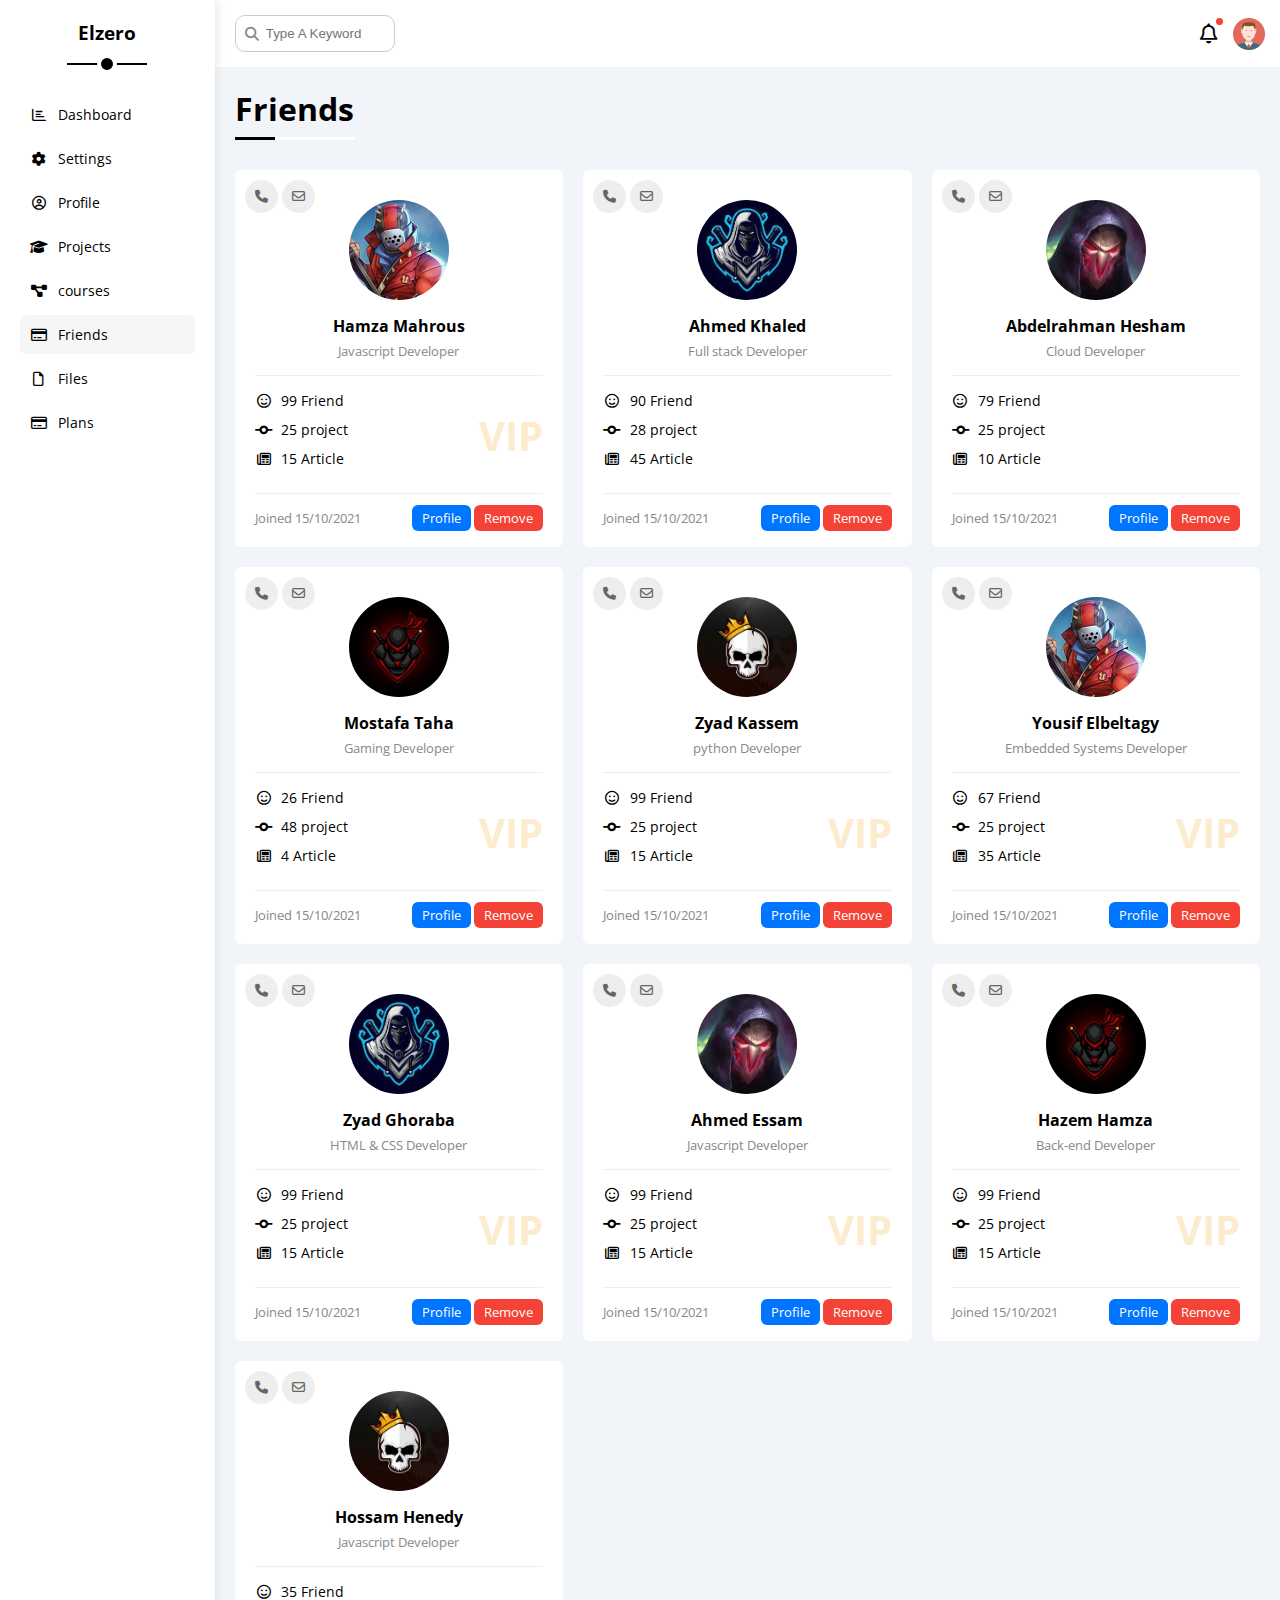
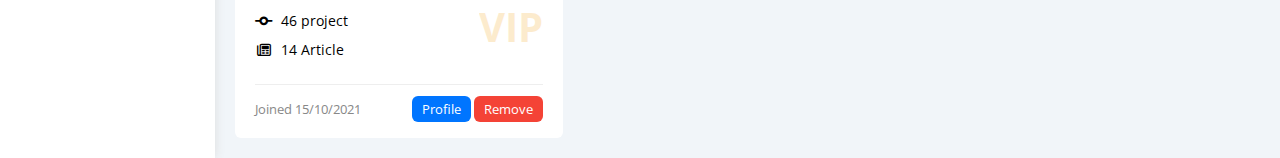
<file: friends.html>
<!DOCTYPE html>
<html lang="en">
<head>
    <meta charset="UTF-8">
    <meta name="viewport" content="width=device-width, initial-scale=1.0">
    <title>Friends</title>
    <link rel="stylesheet" href="css/all.min.css">
    <link rel="stylesheet" href="css/framework.css">
    <link rel="stylesheet" href="css/master.css">
    <link rel="preconnect" href="https://fonts.googleapis.com" />
    <link rel="preconnect" href="https://fonts.gstatic.com" crossorigin />
    <link href="https://fonts.googleapis.com/css2?family=Open+Sans:wght@300;500&#038;display=swap" rel="stylesheet" />
</head>
<body>
    <div class="page d-flex">
        <div class="sidebar p-relative bg-white p-20">
            <h3 class="txt-c p-relative mt-0">Elzero</h3>
            <ul>
                <li>
                    <a href="index.html" class=" fs-14 c-balck d-flex rad-6 p-10 align-center">
                        <i class="fa-regular fa-chart-bar fa-fw"></i>
                        <span>Dashboard</span>
                    </a>
                </li>
                <li>
                    <a href="settings.html" class="  fs-14 c-balck d-flex rad-6 p-10 align-center">
                        <i class="fa-solid fa-gear fa-fw"></i>
                        <span>Settings</span>
                    </a>
                </li>
                <li>
                    <a href="profile.html" class="  fs-14 c-balck d-flex rad-6 p-10 align-center">
                        <i class="fa-regular fa-circle-user fa-fw"></i>                      
                        <span>Profile</span>
                    </a>
                </li>
                <li>
                    <a href="projects.html" class="fs-14 c-balck d-flex rad-6 p-10 align-center">
                        <i class="fa-solid fa-graduation-cap fa-fw"></i>
                        <span>Projects</span>
                    </a>
                </li>                       
                <li>
                    <a href="courses.html" class="fs-14 c-balck d-flex rad-6 p-10 align-center">
                        <i class="fa-solid fa-diagram-project fa-fw"></i>
                        <span>courses</span>
                    </a>
                </li>
                <li>
                    <a href="friends.html" class="active fs-14 c-balck d-flex rad-6 p-10 align-center">
                        <i class="fa-regular fa-credit-card fa-fw"></i>
                        <span>Friends</span>
                    </a>
                </li>
                <li>
                    <a href="files.html" class=" fs-14 c-balck d-flex rad-6 p-10 align-center">
                        <i class="fa-regular fa-file fa-fw"></i>
                        <span>Files</span>
                    </a>
                </li>
                <li>
                    <a href="plans.html" class=" fs-14 c-balck d-flex rad-6 p-10 align-center">
                        <i class="fa-regular fa-credit-card fa-fw"></i>
                        <span>Plans</span>
                    </a>
                </li>
            </ul>
        </div>
        <div class="content w-full">
            <!-- start head -->
            <div class="head bg-white between-flex p-15">
                <div class="search p-relative">
                    <input class="p-10" type="search" placeholder="Type A Keyword">
                </div>
                <div class="icons align-center d-flex">
                    <span class="notification p-relative">
                        <i class="fa-regular fa-bell fa-lg"></i>
                    </span>
                    <img src="images/avatar.png" alt="">
                </div>
            </div>
            <!-- end head -->
            <h1 class="p-relative">Friends</h1>
            <div class="friends-page d-grid gap-20 m-20">
                <div class="friend bg-white rad-6 p-20 p-relative">
                    <div class="contact">
                        <i class="fa-solid fa-phone"></i>
                        <i class="fa-regular fa-envelope"></i>
                    </div>
                    <div class="txt-c">
                        <img class="rad-half h-100 w-100 mt-10 mb-10" src="images/friend-01.jpg" alt="">
                        <h4 class="m-0">Hamza Mahrous</h4>
                        <p class="fs-13 c-grey mt-5 mb-0">Javascript Developer</p>
                    </div>
                    <div class="icons fs-14 p-relative">
                        <div class="mb-10">
                            <i class="fa-regular fa-face-smile fa-fw"></i>
                            <span>99 Friend</span>
                        </div>
                        <div class="mb-10">
                            <i class="fa-solid fa-code-commit fa-fw"></i>
                            <span>25 project</span>
                        </div>
                        <div class="mb-10">
                            <i class="fa-regular fa-newspaper fa-fw"></i>
                            <span>15 Article</span>
                        </div>
                        <div class="vip c-orange fw-bold">VIP</div>
                    </div>
                    <div class="info between-flex fs-13">
                        <span class="fs-13 c-grey">Joined 15/10/2021</span>
                        <div>
                            <a href="profile.html" class="btn-shape bg-blue c-white">Profile</a>
                            <a href="#" class="btn-shape bg-red c-white">Remove</a>
                        </div>
                    </div>
                </div>
                <div class="friend bg-white rad-6 p-20 p-relative">
                    <div class="contact">
                        <i class="fa-solid fa-phone"></i>
                        <i class="fa-regular fa-envelope"></i>
                    </div>
                    <div class="txt-c">
                        <img class="rad-half h-100 w-100 mt-10 mb-10" src="images/friend-02.jpg" alt="">
                        <h4 class="m-0">Ahmed Khaled</h4>
                        <p class="fs-13 c-grey mt-5 mb-0">Full stack Developer</p>
                    </div>
                    <div class="icons fs-14 p-relative">
                        <div class="mb-10">
                            <i class="fa-regular fa-face-smile fa-fw"></i>
                            <span>90 Friend</span>
                        </div>
                        <div class="mb-10">
                            <i class="fa-solid fa-code-commit fa-fw"></i>
                            <span>28 project</span>
                        </div>
                        <div class="mb-10">
                            <i class="fa-regular fa-newspaper fa-fw"></i>
                            <span>45 Article</span>
                        </div>
                    </div>
                    <div class="info between-flex fs-13">
                        <span class="fs-13 c-grey">Joined 15/10/2021</span>
                        <div>
                            <a href="profile.html" class="btn-shape bg-blue c-white">Profile</a>
                            <a href="#" class="btn-shape bg-red c-white">Remove</a>
                        </div>
                    </div>
                </div>
                <div class="friend bg-white rad-6 p-20 p-relative">
                    <div class="contact">
                        <i class="fa-solid fa-phone"></i>
                        <i class="fa-regular fa-envelope"></i>
                    </div>
                    <div class="txt-c">
                        <img class="rad-half h-100 w-100 mt-10 mb-10" src="images/friend-03.jpg" alt="">
                        <h4 class="m-0">Abdelrahman Hesham</h4>
                        <p class="fs-13 c-grey mt-5 mb-0">Cloud Developer</p>
                    </div>
                    <div class="icons fs-14 p-relative">
                        <div class="mb-10">
                            <i class="fa-regular fa-face-smile fa-fw"></i>
                            <span>79 Friend</span>
                        </div>
                        <div class="mb-10">
                            <i class="fa-solid fa-code-commit fa-fw"></i>
                            <span>25 project</span>
                        </div>
                        <div class="mb-10">
                            <i class="fa-regular fa-newspaper fa-fw"></i>
                            <span>10 Article</span>
                        </div>
                    </div>
                    <div class="info between-flex fs-13">
                        <span class="fs-13 c-grey">Joined 15/10/2021</span>
                        <div>
                            <a href="profile.html" class="btn-shape bg-blue c-white">Profile</a>
                            <a href="#" class="btn-shape bg-red c-white">Remove</a>
                        </div>
                    </div>
                </div>
                <div class="friend bg-white rad-6 p-20 p-relative">
                    <div class="contact">
                        <i class="fa-solid fa-phone"></i>
                        <i class="fa-regular fa-envelope"></i>
                    </div>
                    <div class="txt-c">
                        <img class="rad-half h-100 w-100 mt-10 mb-10" src="images/friend-04.jpg" alt="">
                        <h4 class="m-0">Mostafa Taha</h4>
                        <p class="fs-13 c-grey mt-5 mb-0">Gaming Developer</p>
                    </div>
                    <div class="icons fs-14 p-relative">
                        <div class="mb-10">
                            <i class="fa-regular fa-face-smile fa-fw"></i>
                            <span>26 Friend</span>
                        </div>
                        <div class="mb-10">
                            <i class="fa-solid fa-code-commit fa-fw"></i>
                            <span>48 project</span>
                        </div>
                        <div class="mb-10">
                            <i class="fa-regular fa-newspaper fa-fw"></i>
                            <span>4 Article</span>
                        </div>
                        <div class="vip c-orange fw-bold">VIP</div>
                    </div>
                    <div class="info between-flex fs-13">
                        <span class="fs-13 c-grey">Joined 15/10/2021</span>
                        <div>
                            <a href="profile.html" class="btn-shape bg-blue c-white">Profile</a>
                            <a href="#" class="btn-shape bg-red c-white">Remove</a>
                        </div>
                    </div>
                </div>
                <div class="friend bg-white rad-6 p-20 p-relative">
                    <div class="contact">
                        <i class="fa-solid fa-phone"></i>
                        <i class="fa-regular fa-envelope"></i>
                    </div>
                    <div class="txt-c">
                        <img class="rad-half h-100 w-100 mt-10 mb-10" src="images/friend-05.jpg" alt="">
                        <h4 class="m-0">Zyad Kassem</h4>
                        <p class="fs-13 c-grey mt-5 mb-0">python Developer</p>
                    </div>
                    <div class="icons fs-14 p-relative">
                        <div class="mb-10">
                            <i class="fa-regular fa-face-smile fa-fw"></i>
                            <span>99 Friend</span>
                        </div>
                        <div class="mb-10">
                            <i class="fa-solid fa-code-commit fa-fw"></i>
                            <span>25 project</span>
                        </div>
                        <div class="mb-10">
                            <i class="fa-regular fa-newspaper fa-fw"></i>
                            <span>15 Article</span>
                        </div>
                        <div class="vip c-orange fw-bold">VIP</div>
                    </div>
                    <div class="info between-flex fs-13">
                        <span class="fs-13 c-grey">Joined 15/10/2021</span>
                        <div>
                            <a href="profile.html" class="btn-shape bg-blue c-white">Profile</a>
                            <a href="#" class="btn-shape bg-red c-white">Remove</a>
                        </div>
                    </div>
                </div>
                <div class="friend bg-white rad-6 p-20 p-relative">
                    <div class="contact">
                        <i class="fa-solid fa-phone"></i>
                        <i class="fa-regular fa-envelope"></i>
                    </div>
                    <div class="txt-c">
                        <img class="rad-half h-100 w-100 mt-10 mb-10" src="images/friend-01.jpg" alt="">
                        <h4 class="m-0">Yousif Elbeltagy</h4>
                        <p class="fs-13 c-grey mt-5 mb-0">Embedded Systems Developer</p>
                    </div>
                    <div class="icons fs-14 p-relative">
                        <div class="mb-10">
                            <i class="fa-regular fa-face-smile fa-fw"></i>
                            <span>67 Friend</span>
                        </div>
                        <div class="mb-10">
                            <i class="fa-solid fa-code-commit fa-fw"></i>
                            <span>25 project</span>
                        </div>
                        <div class="mb-10">
                            <i class="fa-regular fa-newspaper fa-fw"></i>
                            <span>35 Article</span>
                        </div>
                        <div class="vip c-orange fw-bold">VIP</div>
                    </div>
                    <div class="info between-flex fs-13">
                        <span class="fs-13 c-grey">Joined 15/10/2021</span>
                        <div>
                            <a href="profile.html" class="btn-shape bg-blue c-white">Profile</a>
                            <a href="#" class="btn-shape bg-red c-white">Remove</a>
                        </div>
                    </div>
                </div>
                <div class="friend bg-white rad-6 p-20 p-relative">
                    <div class="contact">
                        <i class="fa-solid fa-phone"></i>
                        <i class="fa-regular fa-envelope"></i>
                    </div>
                    <div class="txt-c">
                        <img class="rad-half h-100 w-100 mt-10 mb-10" src="images/friend-02.jpg" alt="">
                        <h4 class="m-0">Zyad Ghoraba</h4>
                        <p class="fs-13 c-grey mt-5 mb-0">HTML & CSS Developer</p>
                    </div>
                    <div class="icons fs-14 p-relative">
                        <div class="mb-10">
                            <i class="fa-regular fa-face-smile fa-fw"></i>
                            <span>99 Friend</span>
                        </div>
                        <div class="mb-10">
                            <i class="fa-solid fa-code-commit fa-fw"></i>
                            <span>25 project</span>
                        </div>
                        <div class="mb-10">
                            <i class="fa-regular fa-newspaper fa-fw"></i>
                            <span>15 Article</span>
                        </div>
                        <div class="vip c-orange fw-bold">VIP</div>
                    </div>
                    <div class="info between-flex fs-13">
                        <span class="fs-13 c-grey">Joined 15/10/2021</span>
                        <div>
                            <a href="profile.html" class="btn-shape bg-blue c-white">Profile</a>
                            <a href="#" class="btn-shape bg-red c-white">Remove</a>
                        </div>
                    </div>
                </div>
                <div class="friend bg-white rad-6 p-20 p-relative">
                    <div class="contact">
                        <i class="fa-solid fa-phone"></i>
                        <i class="fa-regular fa-envelope"></i>
                    </div>
                    <div class="txt-c">
                        <img class="rad-half h-100 w-100 mt-10 mb-10" src="images/friend-03.jpg" alt="">
                        <h4 class="m-0">Ahmed Essam</h4>
                        <p class="fs-13 c-grey mt-5 mb-0">Javascript Developer</p>
                    </div>
                    <div class="icons fs-14 p-relative">
                        <div class="mb-10">
                            <i class="fa-regular fa-face-smile fa-fw"></i>
                            <span>99 Friend</span>
                        </div>
                        <div class="mb-10">
                            <i class="fa-solid fa-code-commit fa-fw"></i>
                            <span>25 project</span>
                        </div>
                        <div class="mb-10">
                            <i class="fa-regular fa-newspaper fa-fw"></i>
                            <span>15 Article</span>
                        </div>
                        <div class="vip c-orange fw-bold">VIP</div>
                    </div>
                    <div class="info between-flex fs-13">
                        <span class="fs-13 c-grey">Joined 15/10/2021</span>
                        <div>
                            <a href="profile.html" class="btn-shape bg-blue c-white">Profile</a>
                            <a href="#" class="btn-shape bg-red c-white">Remove</a>
                        </div>
                    </div>
                </div>
                <div class="friend bg-white rad-6 p-20 p-relative">
                    <div class="contact">
                        <i class="fa-solid fa-phone"></i>
                        <i class="fa-regular fa-envelope"></i>
                    </div>
                    <div class="txt-c">
                        <img class="rad-half h-100 w-100 mt-10 mb-10" src="images/friend-04.jpg" alt="">
                        <h4 class="m-0">Hazem Hamza</h4>
                        <p class="fs-13 c-grey mt-5 mb-0">Back-end Developer</p>
                    </div>
                    <div class="icons fs-14 p-relative">
                        <div class="mb-10">
                            <i class="fa-regular fa-face-smile fa-fw"></i>
                            <span>99 Friend</span>
                        </div>
                        <div class="mb-10">
                            <i class="fa-solid fa-code-commit fa-fw"></i>
                            <span>25 project</span>
                        </div>
                        <div class="mb-10">
                            <i class="fa-regular fa-newspaper fa-fw"></i>
                            <span>15 Article</span>
                        </div>
                        <div class="vip c-orange fw-bold">VIP</div>
                    </div>
                    <div class="info between-flex fs-13">
                        <span class="fs-13 c-grey">Joined 15/10/2021</span>
                        <div>
                            <a href="profile.html" class="btn-shape bg-blue c-white">Profile</a>
                            <a href="#" class="btn-shape bg-red c-white">Remove</a>
                        </div>
                    </div>
                </div>
                <div class="friend bg-white rad-6 p-20 p-relative">
                    <div class="contact">
                        <i class="fa-solid fa-phone"></i>
                        <i class="fa-regular fa-envelope"></i>
                    </div>
                    <div class="txt-c">
                        <img class="rad-half h-100 w-100 mt-10 mb-10" src="images/friend-05.jpg" alt="">
                        <h4 class="m-0">Hossam Henedy</h4>
                        <p class="fs-13 c-grey mt-5 mb-0">Javascript Developer</p>
                    </div>
                    <div class="icons fs-14 p-relative">
                        <div class="mb-10">
                            <i class="fa-regular fa-face-smile fa-fw"></i>
                            <span>35 Friend</span>
                        </div>
                        <div class="mb-10">
                            <i class="fa-solid fa-code-commit fa-fw"></i>
                            <span>46 project</span>
                        </div>
                        <div class="mb-10">
                            <i class="fa-regular fa-newspaper fa-fw"></i>
                            <span>14 Article</span>
                        </div>
                        <div class="vip c-orange fw-bold">VIP</div>
                    </div>
                    <div class="info between-flex fs-13">
                        <span class="fs-13 c-grey">Joined 15/10/2021</span>
                        <div>
                            <a href="profile.html" class="btn-shape bg-blue c-white">Profile</a>
                            <a href="#" class="btn-shape bg-red c-white">Remove</a>
                        </div>
                    </div>
                </div>
                
            </div>
        </div>
    </div>
</body>
</html>
</file>
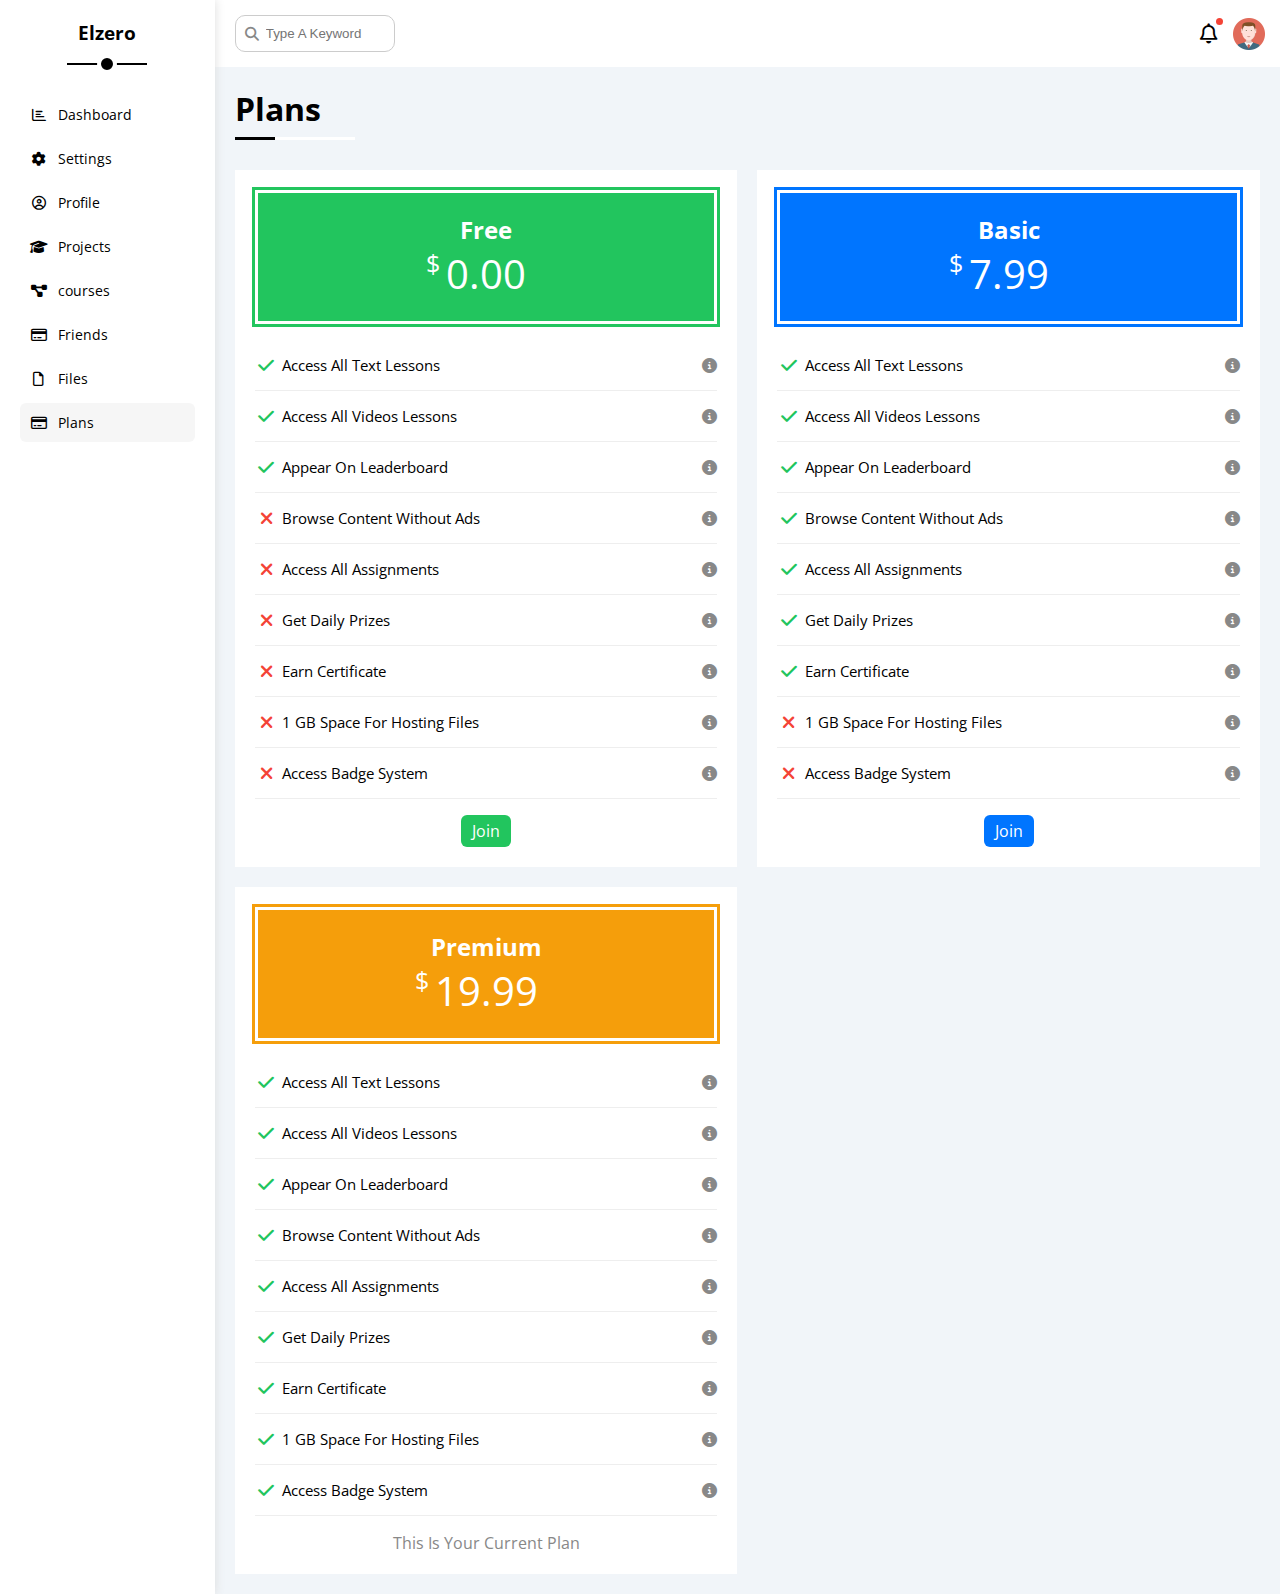
<file: plans.html>
<!DOCTYPE html>
<html lang="en">
<head>
    <meta charset="UTF-8">
    <meta name="viewport" content="width=device-width, initial-scale=1.0">
    <title>Plans</title>
    <link rel="stylesheet" href="css/all.min.css">
    <link rel="stylesheet" href="css/framework.css">
    <link rel="stylesheet" href="css/master.css">
    <link rel="preconnect" href="https://fonts.googleapis.com" />
    <link rel="preconnect" href="https://fonts.gstatic.com" crossorigin />
    <link href="https://fonts.googleapis.com/css2?family=Open+Sans:wght@300;500&#038;display=swap" rel="stylesheet" />
</head>
<body>
    <div class="page d-flex">
        <div class="sidebar p-relative bg-white p-20">
            <h3 class="txt-c p-relative mt-0">Elzero</h3>
            <ul>
                <li>
                    <a href="index.html" class=" fs-14 c-balck d-flex rad-6 p-10 align-center">
                        <i class="fa-regular fa-chart-bar fa-fw"></i>
                        <span>Dashboard</span>
                    </a>
                </li>
                <li>
                    <a href="settings.html" class="  fs-14 c-balck d-flex rad-6 p-10 align-center">
                        <i class="fa-solid fa-gear fa-fw"></i>
                        <span>Settings</span>
                    </a>
                </li>
                <li>
                    <a href="profile.html" class="  fs-14 c-balck d-flex rad-6 p-10 align-center">
                        <i class="fa-regular fa-circle-user fa-fw"></i>                      
                        <span>Profile</span>
                    </a>
                </li>
                <li>
                    <a href="projects.html" class="fs-14 c-balck d-flex rad-6 p-10 align-center">
                        <i class="fa-solid fa-graduation-cap fa-fw"></i>
                        <span>Projects</span>
                    </a>
                </li>                       
                <li>
                    <a href="courses.html" class="fs-14 c-balck d-flex rad-6 p-10 align-center">
                        <i class="fa-solid fa-diagram-project fa-fw"></i>
                        <span>courses</span>
                    </a>
                </li>
                <li>
                    <a href="friends.html" class=" fs-14 c-balck d-flex rad-6 p-10 align-center">
                        <i class="fa-regular fa-credit-card fa-fw"></i>
                        <span>Friends</span>
                    </a>
                </li>
                <li>
                    <a href="files.html" class=" fs-14 c-balck d-flex rad-6 p-10 align-center">
                        <i class="fa-regular fa-file fa-fw"></i>
                        <span>Files</span>
                    </a>
                </li>
                <li>
                    <a href="plans.html" class=" active fs-14 c-balck d-flex rad-6 p-10 align-center">
                        <i class="fa-regular fa-credit-card fa-fw"></i>
                        <span>Plans</span>
                    </a>
                </li>
            </ul>
        </div>
        <div class="content w-full">
            <!-- start head -->
            <div class="head bg-white between-flex p-15">
                <div class="search p-relative">
                    <input class="p-10" type="search" placeholder="Type A Keyword">
                </div>
                <div class="icons align-center d-flex">
                    <span class="notification p-relative">
                        <i class="fa-regular fa-bell fa-lg"></i>
                    </span>
                    <img src="images/avatar.png" alt="">
                </div>
            </div>
            <!-- end head -->
            <h1 class="p-relative">Plans</h1>
            <div class="plans-page d-grid gap-20 m-20">
                <div class="plan green p-20 bg-white">
                    <div class="top bg-green txt-c p-20">
                        <h2 class="m-0 c-white">Free</h2>
                        <div class="price c-white"><span>$</span>0.00</div>
                    </div>
                    <ul>
                        <li>
                            <i class="fa-solid fa-check fa-fw yes"></i>
                            <span>Access All Text Lessons</span>
                            <i class="fa-solid fa-circle-info help"></i>
                        </li>
                        <li>
                            <i class="fa-solid fa-check fa-fw yes"></i>
                            <span>Access All Videos Lessons</span>
                            <i class="fa-solid fa-circle-info help"></i>
                        </li>
                        <li>
                            <i class="fa-solid fa-check fa-fw yes"></i>
                            <span>Appear On Leaderboard</span>
                            <i class="fa-solid fa-circle-info help"></i>
                        </li>
                        <li>
                            <i class="fa-solid fa-xmark fa-fw"></i>
                            <span>Browse Content Without Ads</span>
                            <i class="fa-solid fa-circle-info help"></i>
                        </li>
                        <li>
                            <i class="fa-solid fa-xmark fa-fw"></i>
                            <span>Access All Assignments</span>
                            <i class="fa-solid fa-circle-info help"></i>
                        </li>
                        <li>
                            <i class="fa-solid fa-xmark fa-fw"></i>
                            <span>Get Daily Prizes</span>
                            <i class="fa-solid fa-circle-info help"></i>
                        </li>
                        <li>
                            <i class="fa-solid fa-xmark fa-fw"></i>
                            <span>Earn Certificate</span>
                            <i class="fa-solid fa-circle-info help"></i>
                        </li>
                        <li>
                            <i class="fa-solid fa-xmark fa-fw"></i>
                            <span>1 GB Space For Hosting Files</span>
                            <i class="fa-solid fa-circle-info help"></i>
                        </li>
                        <li>
                            <i class="fa-solid fa-xmark fa-fw"></i>
                            <span>Access Badge System</span>
                            <i class="fa-solid fa-circle-info help"></i>
                        </li>
                    </ul>
                    <a class="btn-shape c-white bg-green d-block w-fit" href="#">Join</a>
                </div>
                <div class="plan blue bg-white p-20">
                    <div class="top bg-blue txt-c p-20">
                      <h2 class="m-0 c-white">Basic</h2>
                      <div class="price c-white"><span>$</span>7.99</div>
                    </div>
                    <ul class="list-none p-0">
                      <li>
                        <i class="fa-solid fa-check fa-fw yes"></i>
                        <span>Access All Text Lessons</span>
                        <i class="fa-solid fa-circle-info help"></i>
                      </li>
                      <li>
                        <i class="fa-solid fa-check fa-fw yes"></i>
                        <span>Access All Videos Lessons</span>
                        <i class="fa-solid fa-circle-info help"></i>
                      </li>
                      <li>
                        <i class="fa-solid fa-check fa-fw yes"></i>
                        <span>Appear On Leaderboard</span>
                        <i class="fa-solid fa-circle-info help"></i>
                      </li>
                      <li>
                        <i class="fa-solid fa-check fa-fw yes"></i>
                        <span>Browse Content Without Ads</span>
                        <i class="fa-solid fa-circle-info help"></i>
                      </li>
                      <li>
                        <i class="fa-solid fa-check fa-fw yes"></i>
                        <span>Access All Assignments</span>
                        <i class="fa-solid fa-circle-info help"></i>
                      </li>
                      <li>
                        <i class="fa-solid fa-check fa-fw yes"></i>
                        <span>Get Daily Prizes</span>
                        <i class="fa-solid fa-circle-info help"></i>
                      </li>
                      <li>
                        <i class="fa-solid fa-check fa-fw yes"></i>
                        <span>Earn Certificate</span>
                        <i class="fa-solid fa-circle-info help"></i>
                      </li>
                      <li>
                        <i class="fa-solid fa-xmark fa-fw"></i>
                        <span>1 GB Space For Hosting Files</span>
                        <i class="fa-solid fa-circle-info help"></i>
                      </li>
                      <li>
                        <i class="fa-solid fa-xmark fa-fw"></i>
                        <span>Access Badge System</span>
                        <i class="fa-solid fa-circle-info help"></i>
                      </li>
                    </ul>
                    <a href="#" class="btn-shape bg-blue c-white d-block w-fit">Join</a>
                </div>
                <div class="plan orange bg-white p-20">
                    <div class="top bg-orange txt-c p-20">
                      <h2 class="m-0 c-white">Premium</h2>
                      <div class="price c-white"><span>$</span>19.99</div>
                    </div>
                    <ul class="list-none p-0">
                      <li>
                        <i class="fa-solid fa-check fa-fw yes"></i>
                        <span>Access All Text Lessons</span>
                        <i class="fa-solid fa-circle-info help"></i>
                      </li>
                      <li>
                        <i class="fa-solid fa-check fa-fw yes"></i>
                        <span>Access All Videos Lessons</span>
                        <i class="fa-solid fa-circle-info help"></i>
                      </li>
                      <li>
                        <i class="fa-solid fa-check fa-fw yes"></i>
                        <span>Appear On Leaderboard</span>
                        <i class="fa-solid fa-circle-info help"></i>
                      </li>
                      <li>
                        <i class="fa-solid fa-check fa-fw yes"></i>
                        <span>Browse Content Without Ads</span>
                        <i class="fa-solid fa-circle-info help"></i>
                      </li>
                      <li>
                        <i class="fa-solid fa-check fa-fw yes"></i>
                        <span>Access All Assignments</span>
                        <i class="fa-solid fa-circle-info help"></i>
                      </li>
                      <li>
                        <i class="fa-solid fa-check fa-fw yes"></i>
                        <span>Get Daily Prizes</span>
                        <i class="fa-solid fa-circle-info help"></i>
                      </li>
                      <li>
                        <i class="fa-solid fa-check fa-fw yes"></i>
                        <span>Earn Certificate</span>
                        <i class="fa-solid fa-circle-info help"></i>
                      </li>
                      <li>
                        <i class="fa-solid fa-check fa-fw yes"></i>
                        <span>1 GB Space For Hosting Files</span>
                        <i class="fa-solid fa-circle-info help"></i>
                      </li>
                      <li>
                        <i class="fa-solid fa-check fa-fw yes"></i>
                        <span>Access Badge System</span>
                        <i class="fa-solid fa-circle-info help"></i>
                      </li>
                    </ul>
                    <p class="c-grey m-0 txt-c">This Is Your Current Plan</p>
                </div>
            </div>
        </div>
    </div>
</body>
</html>
</file>
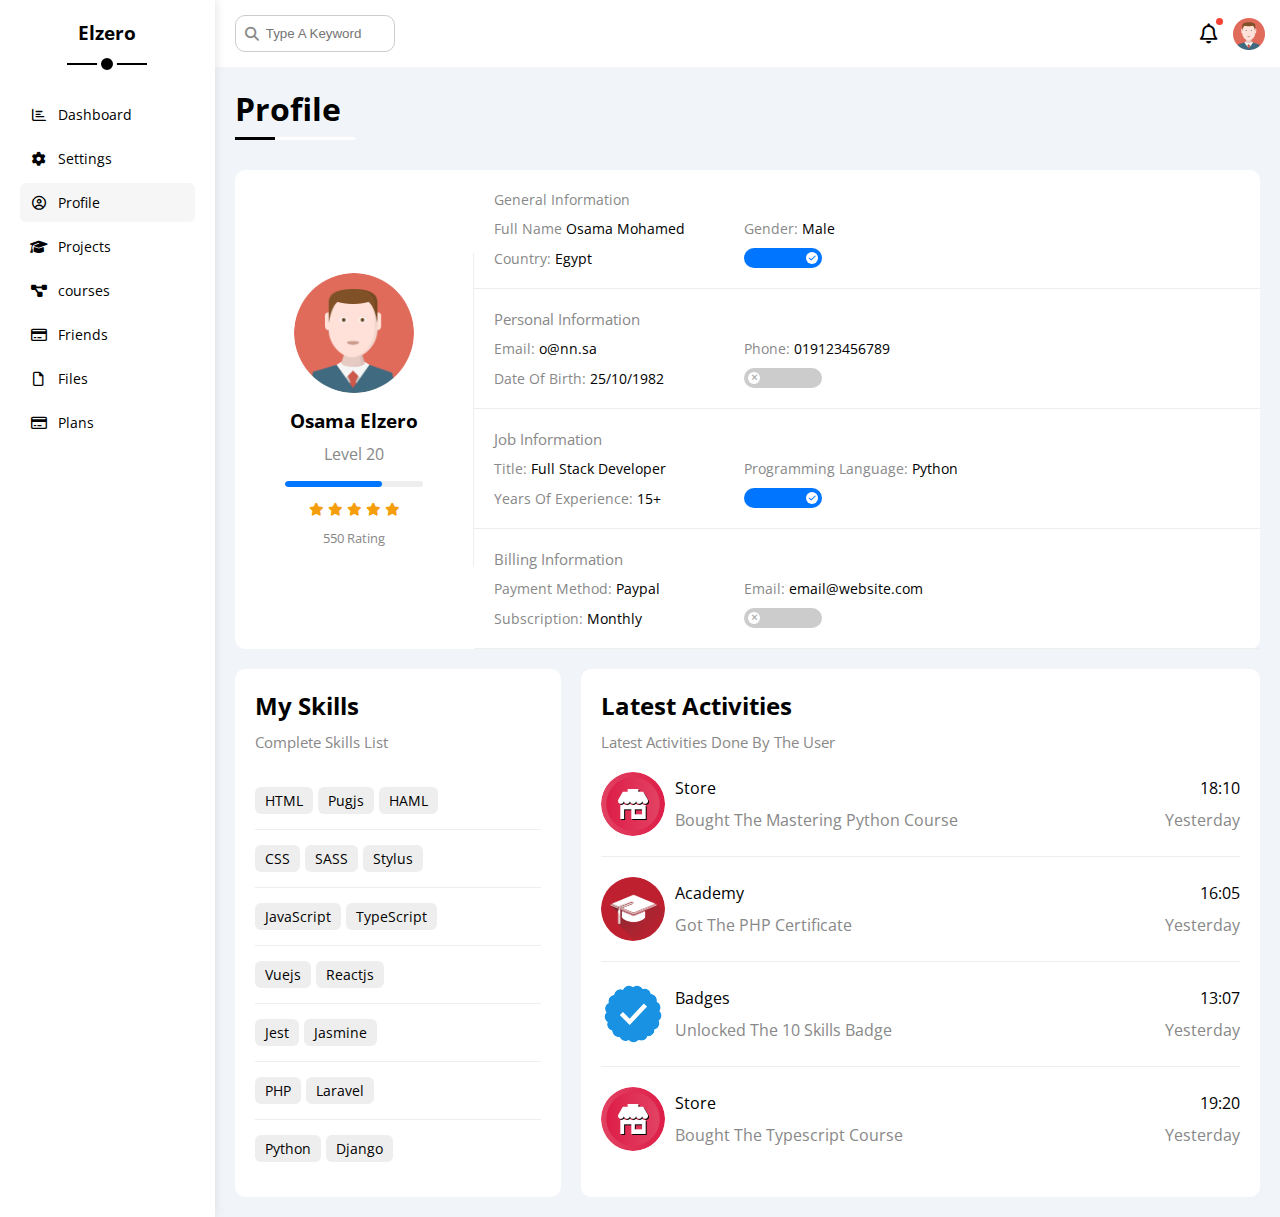
<file: profile.html>
<!DOCTYPE html>
<html lang="en">
<head>
    <meta charset="UTF-8">
    <meta name="viewport" content="width=device-width, initial-scale=1.0">
    <title>Profile</title>
    <link rel="stylesheet" href="css/all.min.css">
    <link rel="stylesheet" href="css/framework.css">
    <link rel="stylesheet" href="css/master.css">
    <link rel="preconnect" href="https://fonts.googleapis.com" />
    <link rel="preconnect" href="https://fonts.gstatic.com" crossorigin />
    <link href="https://fonts.googleapis.com/css2?family=Open+Sans:wght@300;500&#038;display=swap" rel="stylesheet" />
</head>
<body>
    <div class="page d-flex">
        <div class="sidebar p-relative bg-white p-20">
            <h3 class="txt-c p-relative mt-0">Elzero</h3>
            <ul>
                <li>
                    <a href="index.html" class=" fs-14 c-balck d-flex rad-6 p-10 align-center">
                        <i class="fa-regular fa-chart-bar fa-fw"></i>
                        <span>Dashboard</span>
                    </a>
                </li>
                <li>
                    <a href="settings.html" class="  fs-14 c-balck d-flex rad-6 p-10 align-center">
                        <i class="fa-solid fa-gear fa-fw"></i>
                        <span>Settings</span>
                    </a>
                </li>
                <li>
                    <a href="profile.html" class=" active fs-14 c-balck d-flex rad-6 p-10 align-center">
                        <i class="fa-regular fa-circle-user fa-fw"></i>                      
                        <span>Profile</span>
                    </a>
                </li>
                <li>
                    <a href="projects.html" class=" fs-14 c-balck d-flex rad-6 p-10 align-center">
                        <i class="fa-solid fa-graduation-cap fa-fw"></i>
                        <span>Projects</span>
                    </a>
                </li>                       
                <li>
                    <a href="courses.html" class=" fs-14 c-balck d-flex rad-6 p-10 align-center">
                        <i class="fa-solid fa-diagram-project fa-fw"></i>
                        <span>courses</span>
                    </a>
                </li>
                <li>
                    <a href="friends.html" class=" fs-14 c-balck d-flex rad-6 p-10 align-center">
                        <i class="fa-regular fa-credit-card fa-fw"></i>
                        <span>Friends</span>
                    </a>
                </li>
                <li>
                    <a href="files.html" class=" fs-14 c-balck d-flex rad-6 p-10 align-center">
                        <i class="fa-regular fa-file fa-fw"></i>
                        <span>Files</span>
                    </a>
                </li>
                <li>
                    <a href="plans.html" class=" fs-14 c-balck d-flex rad-6 p-10 align-center">
                        <i class="fa-regular fa-credit-card fa-fw"></i>
                        <span>Plans</span>
                    </a>
                </li>
            </ul>
        </div>
        <div class="content w-full">
            <!-- start head -->
            <div class="head bg-white between-flex p-15">
                <div class="search p-relative">
                    <input class="p-10" type="search" placeholder="Type A Keyword">
                </div>
                <div class="icons align-center d-flex">
                    <span class="notification p-relative">
                        <i class="fa-regular fa-bell fa-lg"></i>
                    </span>
                    <img src="images/avatar.png" alt="">
                </div>
            </div>
            <!-- end head -->
            <h1 class="p-relative">Profile</h1>
            <div class="profile-page m-20">
                <!-- start overview -->
                <div class="overview bg-white rad-10 d-flex align-center">
                    <div class="avatar-box txt-c p-20">
                        <img src="images/avatar.png" alt="" class="rad-half mb-10">
                        <h3 class="m-0">Osama Elzero</h3>
                        <p class="c-grey mt-10">Level 20</p>
                        <div class="level rad-6 bg-eee p-relative">
                            <span style="width: 70%;"></span>
                        </div>
                        <div class="rating mt-10 mb-10">
                            <i class="fa-solid fa-star c-orange fs-13"></i>
                            <i class="fa-solid fa-star c-orange fs-13"></i>
                            <i class="fa-solid fa-star c-orange fs-13"></i>
                            <i class="fa-solid fa-star c-orange fs-13"></i>
                            <i class="fa-solid fa-star c-orange fs-13"></i>
                        </div>
                        <p class="c-grey m-0 fs-13">550 Rating</p>
                    </div>
                    <div class="info-box w-full txt-c-mobile">
                        <div class="box p-20 d-flex align-center">
                            <h4 class="fw-normal fs-14 c-grey w-full m-0">General Information</h4>
                            <div class="fs-14">
                                <span class="c-grey">Full Name</span>
                                <span>Osama Mohamed</span>
                            </div>
                            <div class="fs-14">
                                <span class="c-grey">Gender:</span>
                                <span>Male</span>
                            </div>
                            <div class="fs-14">
                                <span class="c-grey">Country:</span>
                                <span>Egypt</span>
                            </div>
                            <div class="fs-14">
                                <label>
                                    <input class="toggle-checkbox" type="checkbox" checked />
                                    <div class="toggle-switch"></div>
                                </label>
                            </div>
                        </div>
                        <div class="box p-20 d-flex align-center">
                            <h4 class="c-grey w-full fs-15 m-0 fw-normal">Personal Information</h4>
                            <div class="fs-14">
                              <span class="c-grey">Email:</span>
                              <span>o@nn.sa</span>
                            </div>
                            <div class="fs-14">
                              <span class="c-grey">Phone:</span>
                              <span>019123456789</span>
                            </div>
                            <div class="fs-14">
                              <span class="c-grey">Date Of Birth:</span>
                              <span>25/10/1982</span>
                            </div>
                            <div class="fs-14">
                              <label>
                                <input class="toggle-checkbox" type="checkbox" />
                                <div class="toggle-switch"></div>
                              </label>
                            </div>
                        </div>
                        <div class="box p-20 d-flex align-center">
                            <h4 class="c-grey w-full fs-15 m-0 fw-normal">Job Information</h4>
                            <div class="fs-14">
                              <span class="c-grey">Title:</span>
                              <span>Full Stack Developer</span>
                            </div>
                            <div class="fs-14">
                              <span class="c-grey">Programming Language:</span>
                              <span>Python</span>
                            </div>
                            <div class="fs-14">
                              <span class="c-grey">Years Of Experience:</span>
                              <span>15+</span>
                            </div>
                            <div class="fs-14">
                              <label>
                                <input class="toggle-checkbox" type="checkbox" checked />
                                <div class="toggle-switch"></div>
                              </label>
                            </div>
                        </div>
                        <div class="box p-20 d-flex align-center">
                            <h4 class="c-grey w-full fs-15 m-0 fw-normal">Billing Information</h4>
                            <div class="fs-14">
                              <span class="c-grey">Payment Method:</span>
                              <span>Paypal</span>
                            </div>
                            <div class="fs-14">
                              <span class="c-grey">Email:</span>
                              <span>email@website.com</span>
                            </div>
                            <div class="fs-14">
                              <span class="c-grey">Subscription:</span>
                              <span>Monthly</span>
                            </div>
                            <div class="fs-14">
                              <label>
                                <input class="toggle-checkbox" type="checkbox" />
                                <div class="toggle-switch"></div>
                              </label>
                            </div>
                        </div>
                        <!-- end information row -->
                    </div>
                </div>
                <!-- end overview -->
                <!-- start other data -->
                <div class="other-data d-flex gap-20">
                    <div class="skills-card rad-10 p-20 bg-white mt-20">
                        <h2 class=" mt-0 mb-10 ">My Skills</h2>
                        <p class=" mt-0 mb-20 c-grey fs-15">Complete Skills List</p>
                        <ul class="m-0 txt-c-mobile">
                            <li><span>HTML</span><span>Pugjs</span><span>HAML</span></li>
                            <li><span>CSS</span><span>SASS</span><span>Stylus</span></li>
                            <li><span>JavaScript</span><span>TypeScript</span></li>
                            <li><span>Vuejs</span><span>Reactjs</span></li>
                            <li><span>Jest</span><span>Jasmine</span></li>
                            <li><span>PHP</span><span>Laravel</span></li>
                            <li><span>Python</span><span>Django</span></li>
                        </ul>
                    </div>
                    <div class="activities rad-10 p-20 bg-white mt-20">
                        <h2 class=" mt-0 mb-10 ">Latest Activities</h2>
                        <p class=" mt-0 mb-20 c-grey fs-15">Latest Activities Done By The User</p>
                        <div class="activity d-flex align-center txt-c-mobile">
                            <img src="images/activity-01.png" alt="">
                            <div class="info">
                                <span class="d-block mb-10">Store</span>
                                <span class="c-grey">Bought The Mastering Python Course</span>
                            </div>
                            <div class="date">
                                <span class="d-block mb-10">18:10</span>
                                <span class="c-grey">Yesterday</span>
                            </div>
                        </div>
                        <div class="activity d-flex align-center txt-c-mobile">
                            <img src="images/activity-02.png" alt="">
                            <div class="info">
                                <span class="d-block mb-10">Academy</span>
                                <span class="c-grey">Got The PHP Certificate</span>
                            </div>
                            <div class="date">
                                <span class="d-block mb-10">16:05</span>
                                <span class="c-grey">Yesterday</span>
                            </div>
                        </div>
                        <div class="activity d-flex align-center txt-c-mobile">
                            <img src="images/activity-03.png" alt="">
                            <div class="info">
                                <span class="d-block mb-10">Badges</span>
                                <span class="c-grey">Unlocked The 10 Skills Badge</span>
                            </div>
                            <div class="date">
                                <span class="d-block mb-10">13:07</span>
                                <span class="c-grey">Yesterday</span>
                            </div>
                        </div>
                        <div class="activity d-flex align-center txt-c-mobile">
                            <img src="images/activity-01 (1).png" alt="">
                            <div class="info">
                                <span class="d-block mb-10">Store</span>
                                <span class="c-grey">Bought The Typescript Course</span>
                            </div>
                            <div class="date">
                                <span class="d-block mb-10">19:20</span>
                                <span class="c-grey">Yesterday</span>
                            </div>
                        </div>
                    </div>
                </div>
                <!-- end other data -->
            </div>
        </div>
    </div>
</body>
</html>
</file>
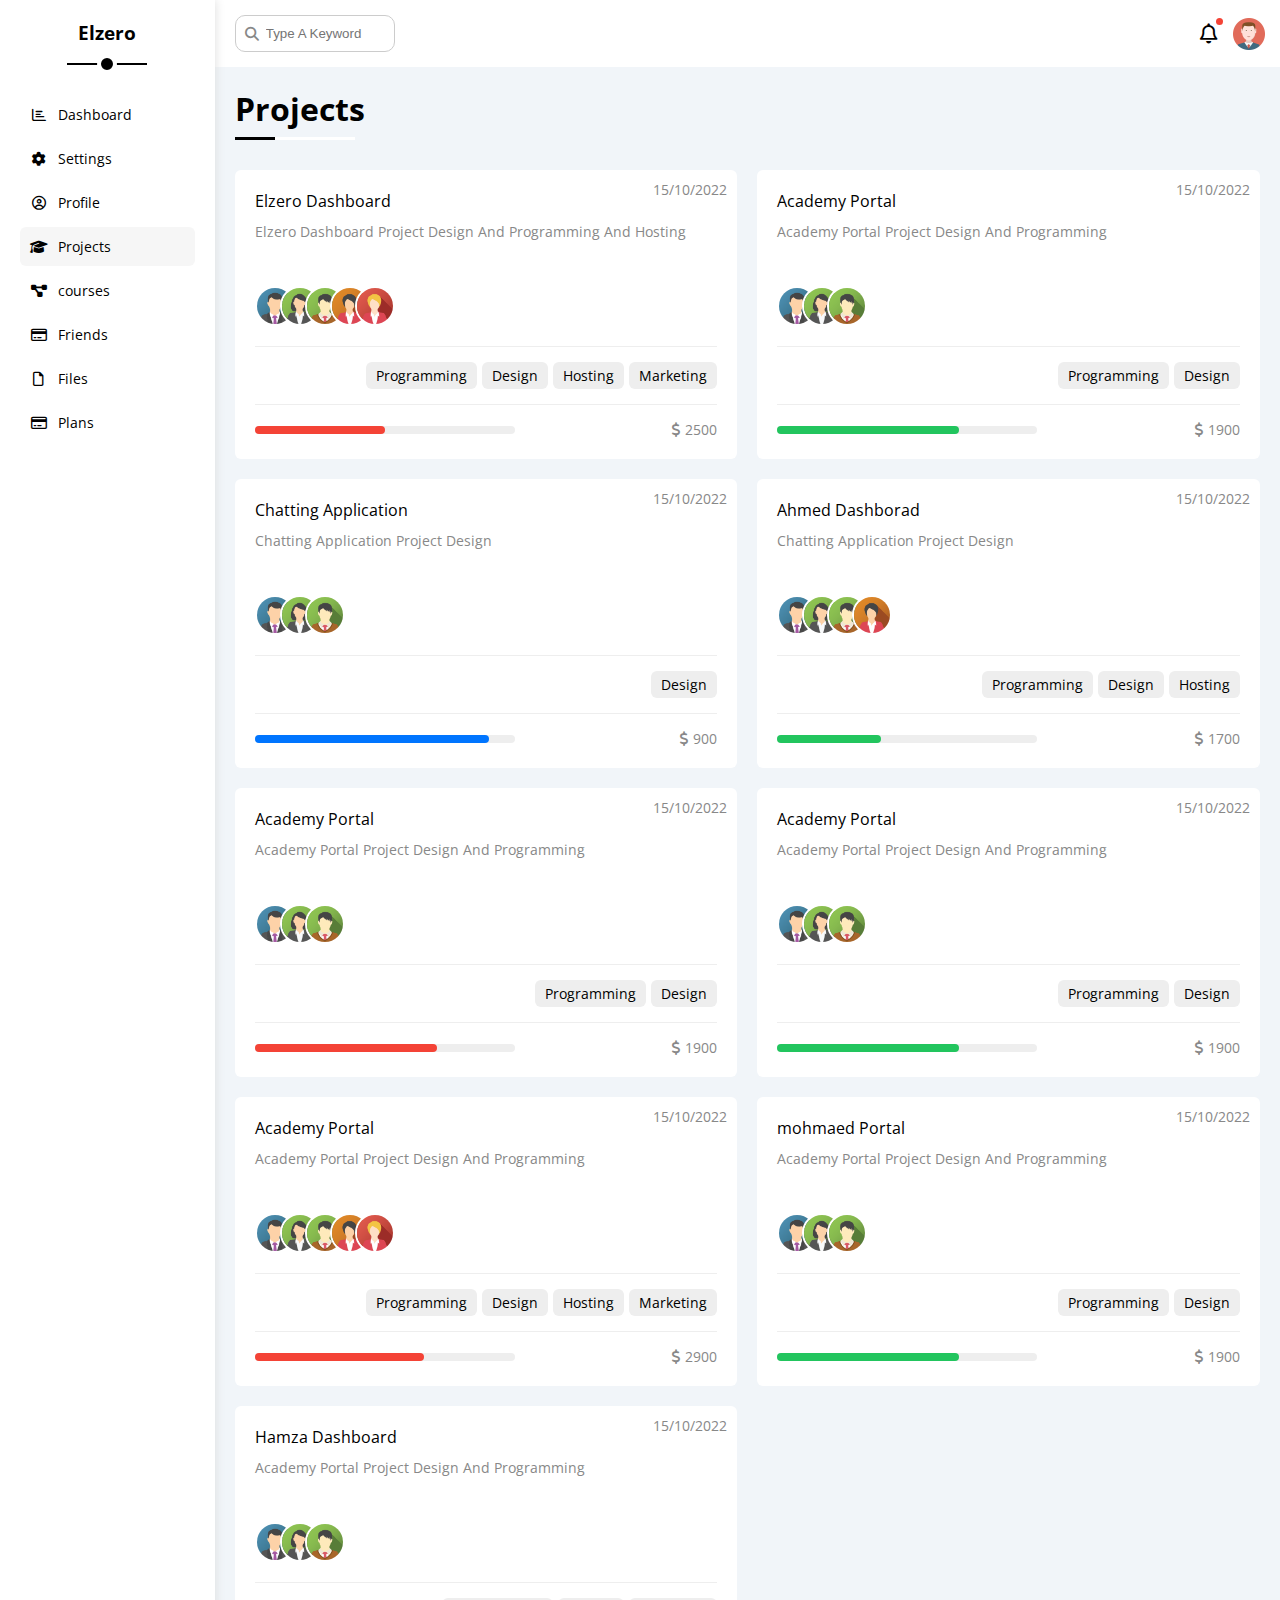
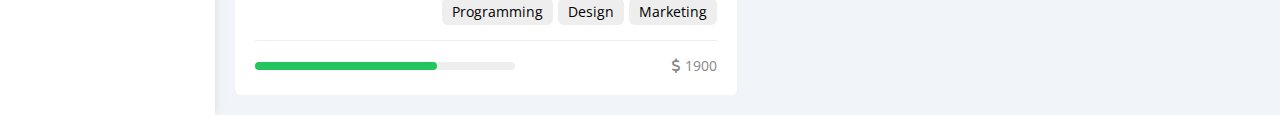
<file: projects.html>
<!DOCTYPE html>
<html lang="en">
<head>
    <meta charset="UTF-8">
    <meta name="viewport" content="width=device-width, initial-scale=1.0">
    <title>Projects</title>
    <link rel="stylesheet" href="css/all.min.css">
    <link rel="stylesheet" href="css/framework.css">
    <link rel="stylesheet" href="css/master.css">
    <link rel="preconnect" href="https://fonts.googleapis.com" />
    <link rel="preconnect" href="https://fonts.gstatic.com" crossorigin />
    <link href="https://fonts.googleapis.com/css2?family=Open+Sans:wght@300;500&#038;display=swap" rel="stylesheet" />
</head>
<body>
    <div class="page d-flex">
        <div class="sidebar p-relative bg-white p-20">
            <h3 class="txt-c p-relative mt-0">Elzero</h3>
            <ul>
                <li>
                    <a href="index.html" class=" fs-14 c-balck d-flex rad-6 p-10 align-center">
                        <i class="fa-regular fa-chart-bar fa-fw"></i>
                        <span>Dashboard</span>
                    </a>
                </li>
                <li>
                    <a href="settings.html" class="  fs-14 c-balck d-flex rad-6 p-10 align-center">
                        <i class="fa-solid fa-gear fa-fw"></i>
                        <span>Settings</span>
                    </a>
                </li>
                <li>
                    <a href="profile.html" class="  fs-14 c-balck d-flex rad-6 p-10 align-center">
                        <i class="fa-regular fa-circle-user fa-fw"></i>                      
                        <span>Profile</span>
                    </a>
                </li>
                <li>
                    <a href="projects.html" class=" active fs-14 c-balck d-flex rad-6 p-10 align-center">
                        <i class="fa-solid fa-graduation-cap fa-fw"></i>
                        <span>Projects</span>
                    </a>
                </li>                       
                <li>
                    <a href="courses.html" class=" fs-14 c-balck d-flex rad-6 p-10 align-center">
                        <i class="fa-solid fa-diagram-project fa-fw"></i>
                        <span>courses</span>
                    </a>
                </li>
                <li>
                    <a href="friends.html" class=" fs-14 c-balck d-flex rad-6 p-10 align-center">
                        <i class="fa-regular fa-credit-card fa-fw"></i>
                        <span>Friends</span>
                    </a>
                </li>
                <li>
                    <a href="files.html" class=" fs-14 c-balck d-flex rad-6 p-10 align-center">
                        <i class="fa-regular fa-file fa-fw"></i>
                        <span>Files</span>
                    </a>
                </li>
                <li>
                    <a href="plans.html" class=" fs-14 c-balck d-flex rad-6 p-10 align-center">
                        <i class="fa-regular fa-credit-card fa-fw"></i>
                        <span>Plans</span>
                    </a>
                </li>
            </ul>
        </div>
        <div class="content w-full">
            <!-- start head -->
            <div class="head bg-white between-flex p-15">
                <div class="search p-relative">
                    <input class="p-10" type="search" placeholder="Type A Keyword">
                </div>
                <div class="icons align-center d-flex">
                    <span class="notification p-relative">
                        <i class="fa-regular fa-bell fa-lg"></i>
                    </span>
                    <img src="images/avatar.png" alt="">
                </div>
            </div>
            <!-- end head -->
            <h1 class="p-relative">Projects</h1>
            <div class="projects-page d-grid gap-20 m-20">
                <div class="project bg-white rad-6 p-relative p-20">
                    <span class="date fs-14 c-grey">15/10/2022</span>
                    <h4 class="m-0 fw-normal">Elzero Dashboard</h4>
                    <p class="c-grey fs-14 mb-10 mt-10">Elzero Dashboard Project Design And Programming And Hosting</p>
                    <div class="team">
                        <a href="#"><img src="images/team-01.png" alt=""></a>
                        <a href="#"><img src="images/team-02.png" alt=""></a>
                        <a href="#"><img src="images/team-03.png" alt=""></a>
                        <a href="#"><img src="images/team-04.png" alt=""></a>
                        <a href="#"><img src="images/team-05 (1).png" alt=""></a>
                    </div>
                    <div class="do d-flex">
                        <span class="fs-14 btn-shape bg-eee rad-6">Programming</span>
                        <span class="fs-14 btn-shape bg-eee rad-6">Design</span>
                        <span class="fs-14 btn-shape bg-eee rad-6">Hosting</span>
                        <span class="fs-14 btn-shape bg-eee rad-6">Marketing</span>
                    </div>
                    <div class="info between-flex">
                        <div class="prog bg-eee">
                            <span class="bg-red" style="width: 50%;"></span>
                        </div>
                        <div class="fs-14 c-grey">
                            <i class="fa-solid fa-dollar-sign"></i>
                            2500
                        </div>
                    </div>
                </div>
                <div class="project bg-white rad-6 p-relative p-20">
                    <span class="date fs-14 c-grey">15/10/2022</span>
                    <h4 class="m-0 fw-normal">Academy Portal</h4>
                    <p class="c-grey fs-14 mb-10 mt-10">Academy Portal Project Design And Programming</p>
                    <div class="team">
                        <a href="#"><img src="images/team-01.png" alt=""></a>
                        <a href="#"><img src="images/team-02.png" alt=""></a>
                        <a href="#"><img src="images/team-03.png" alt=""></a>
                    </div>
                    <div class="do d-flex">
                        <span class="fs-14 btn-shape bg-eee rad-6">Programming</span>
                        <span class="fs-14 btn-shape bg-eee rad-6">Design</span>
                    </div>
                    <div class="info between-flex">
                        <div class="prog bg-eee">
                            <span class="bg-green" style="width: 70%;"></span>
                        </div>
                        <div class="fs-14 c-grey">
                            <i class="fa-solid fa-dollar-sign"></i>
                            1900
                        </div>
                    </div>
                </div>
                <div class="project bg-white rad-6 p-relative p-20">
                    <span class="date fs-14 c-grey">15/10/2022</span>
                    <h4 class="m-0 fw-normal">Chatting Application</h4>
                    <p class="c-grey fs-14 mb-10 mt-10">Chatting Application Project Design</p>
                    <div class="team">
                        <a href="#"><img src="images/team-01.png" alt=""></a>
                        <a href="#"><img src="images/team-02.png" alt=""></a>
                        <a href="#"><img src="images/team-03.png" alt=""></a>
                    </div>
                    <div class="do d-flex">
                        <span class="fs-14 btn-shape bg-eee rad-6">Design</span>
                    </div>
                    <div class="info between-flex">
                        <div class="prog bg-eee">
                            <span class="bg-blue" style="width: 90%;"></span>
                        </div>
                        <div class="fs-14 c-grey">
                            <i class="fa-solid fa-dollar-sign"></i>
                            900
                        </div>
                    </div>
                </div>
                <div class="project bg-white rad-6 p-relative p-20">
                    <span class="date fs-14 c-grey">15/10/2022</span>
                    <h4 class="m-0 fw-normal">Ahmed Dashborad</h4>
                    <p class="c-grey fs-14 mb-10 mt-10">Chatting Application Project Design</p>
                    <div class="team">
                        <a href="#"><img src="images/team-01.png" alt=""></a>
                        <a href="#"><img src="images/team-02.png" alt=""></a>
                        <a href="#"><img src="images/team-03.png" alt=""></a>
                        <a href="#"><img src="images/team-04.png" alt=""></a>
                    </div>
                    <div class="do d-flex">
                        <span class="fs-14 btn-shape bg-eee rad-6">Programming</span>
                        <span class="fs-14 btn-shape bg-eee rad-6">Design</span>
                        <span class="fs-14 btn-shape bg-eee rad-6">Hosting</span>
                    </div>
                    <div class="info between-flex">
                        <div class="prog bg-eee">
                            <span class="bg-green" style="width: 40%;"></span>
                        </div>
                        <div class="fs-14 c-grey">
                            <i class="fa-solid fa-dollar-sign"></i>
                            1700
                        </div>
                    </div>
                </div>
                <div class="project bg-white rad-6 p-relative p-20">
                    <span class="date fs-14 c-grey">15/10/2022</span>
                    <h4 class="m-0 fw-normal">Academy Portal</h4>
                    <p class="c-grey fs-14 mb-10 mt-10">Academy Portal Project Design And Programming</p>
                    <div class="team">
                        <a href="#"><img src="images/team-01.png" alt=""></a>
                        <a href="#"><img src="images/team-02.png" alt=""></a>
                        <a href="#"><img src="images/team-03.png" alt=""></a>
                    </div>
                    <div class="do d-flex">
                        <span class="fs-14 btn-shape bg-eee rad-6">Programming</span>
                        <span class="fs-14 btn-shape bg-eee rad-6">Design</span>
                    </div>
                    <div class="info between-flex">
                        <div class="prog bg-eee">
                            <span class="bg-red" style="width: 70%;"></span>
                        </div>
                        <div class="fs-14 c-grey">
                            <i class="fa-solid fa-dollar-sign"></i>
                            1900
                        </div>
                    </div>
                </div>
                <div class="project bg-white rad-6 p-relative p-20">
                    <span class="date fs-14 c-grey">15/10/2022</span>
                    <h4 class="m-0 fw-normal">Academy Portal</h4>
                    <p class="c-grey fs-14 mb-10 mt-10">Academy Portal Project Design And Programming</p>
                    <div class="team">
                        <a href="#"><img src="images/team-01.png" alt=""></a>
                        <a href="#"><img src="images/team-02.png" alt=""></a>
                        <a href="#"><img src="images/team-03.png" alt=""></a>
                    </div>
                    <div class="do d-flex">
                        <span class="fs-14 btn-shape bg-eee rad-6">Programming</span>
                        <span class="fs-14 btn-shape bg-eee rad-6">Design</span>
                    </div>
                    <div class="info between-flex">
                        <div class="prog bg-eee">
                            <span class="bg-green" style="width: 70%;"></span>
                        </div>
                        <div class="fs-14 c-grey">
                            <i class="fa-solid fa-dollar-sign"></i>
                            1900
                        </div>
                    </div>
                </div>
                <div class="project bg-white rad-6 p-relative p-20">
                    <span class="date fs-14 c-grey">15/10/2022</span>
                    <h4 class="m-0 fw-normal">Academy Portal</h4>
                    <p class="c-grey fs-14 mb-10 mt-10">Academy Portal Project Design And Programming</p>
                    <div class="team">
                        <a href="#"><img src="images/team-01.png" alt=""></a>
                        <a href="#"><img src="images/team-02.png" alt=""></a>
                        <a href="#"><img src="images/team-03.png" alt=""></a>
                        <a href="#"><img src="images/team-04.png" alt=""></a>
                        <a href="#"><img src="images/team-05 (1).png" alt=""></a>
                    </div>
                    <div class="do d-flex">
                        <span class="fs-14 btn-shape bg-eee rad-6">Programming</span>
                        <span class="fs-14 btn-shape bg-eee rad-6">Design</span>
                        <span class="fs-14 btn-shape bg-eee rad-6">Hosting</span>
                        <span class="fs-14 btn-shape bg-eee rad-6">Marketing</span>
                    </div>
                    <div class="info between-flex">
                        <div class="prog bg-eee">
                            <span class="bg-red" style="width: 65%;"></span>
                        </div>
                        <div class="fs-14 c-grey">
                            <i class="fa-solid fa-dollar-sign"></i>
                            2900
                        </div>
                    </div>
                </div>
                <div class="project bg-white rad-6 p-relative p-20">
                    <span class="date fs-14 c-grey">15/10/2022</span>
                    <h4 class="m-0 fw-normal">mohmaed Portal</h4>
                    <p class="c-grey fs-14 mb-10 mt-10">Academy Portal Project Design And Programming</p>
                    <div class="team">
                        <a href="#"><img src="images/team-01.png" alt=""></a>
                        <a href="#"><img src="images/team-02.png" alt=""></a>
                        <a href="#"><img src="images/team-03.png" alt=""></a>
                    </div>
                    <div class="do d-flex">
                        <span class="fs-14 btn-shape bg-eee rad-6">Programming</span>
                        <span class="fs-14 btn-shape bg-eee rad-6">Design</span>
                    </div>
                    <div class="info between-flex">
                        <div class="prog bg-eee">
                            <span class="bg-green" style="width: 70%;"></span>
                        </div>
                        <div class="fs-14 c-grey">
                            <i class="fa-solid fa-dollar-sign"></i>
                            1900
                        </div>
                    </div>
                </div>
                <div class="project bg-white rad-6 p-relative p-20">
                    <span class="date fs-14 c-grey">15/10/2022</span>
                    <h4 class="m-0 fw-normal">Hamza Dashboard</h4>
                    <p class="c-grey fs-14 mb-10 mt-10">Academy Portal Project Design And Programming</p>
                    <div class="team">
                        <a href="#"><img src="images/team-01.png" alt=""></a>
                        <a href="#"><img src="images/team-02.png" alt=""></a>
                        <a href="#"><img src="images/team-03.png" alt=""></a>
                    </div>
                    <div class="do d-flex">
                        <span class="fs-14 btn-shape bg-eee rad-6">Programming</span>
                        <span class="fs-14 btn-shape bg-eee rad-6">Design</span>
                        <span class="fs-14 btn-shape bg-eee rad-6">Marketing</span>
                    </div>
                    <div class="info between-flex">
                        <div class="prog bg-eee">
                            <span class="bg-green" style="width: 70%;"></span>
                        </div>
                        <div class="fs-14 c-grey">
                            <i class="fa-solid fa-dollar-sign"></i>
                            1900
                        </div>
                    </div>
                </div>
            </div>
        </div>
    </div>
</body>
</html>
</file>
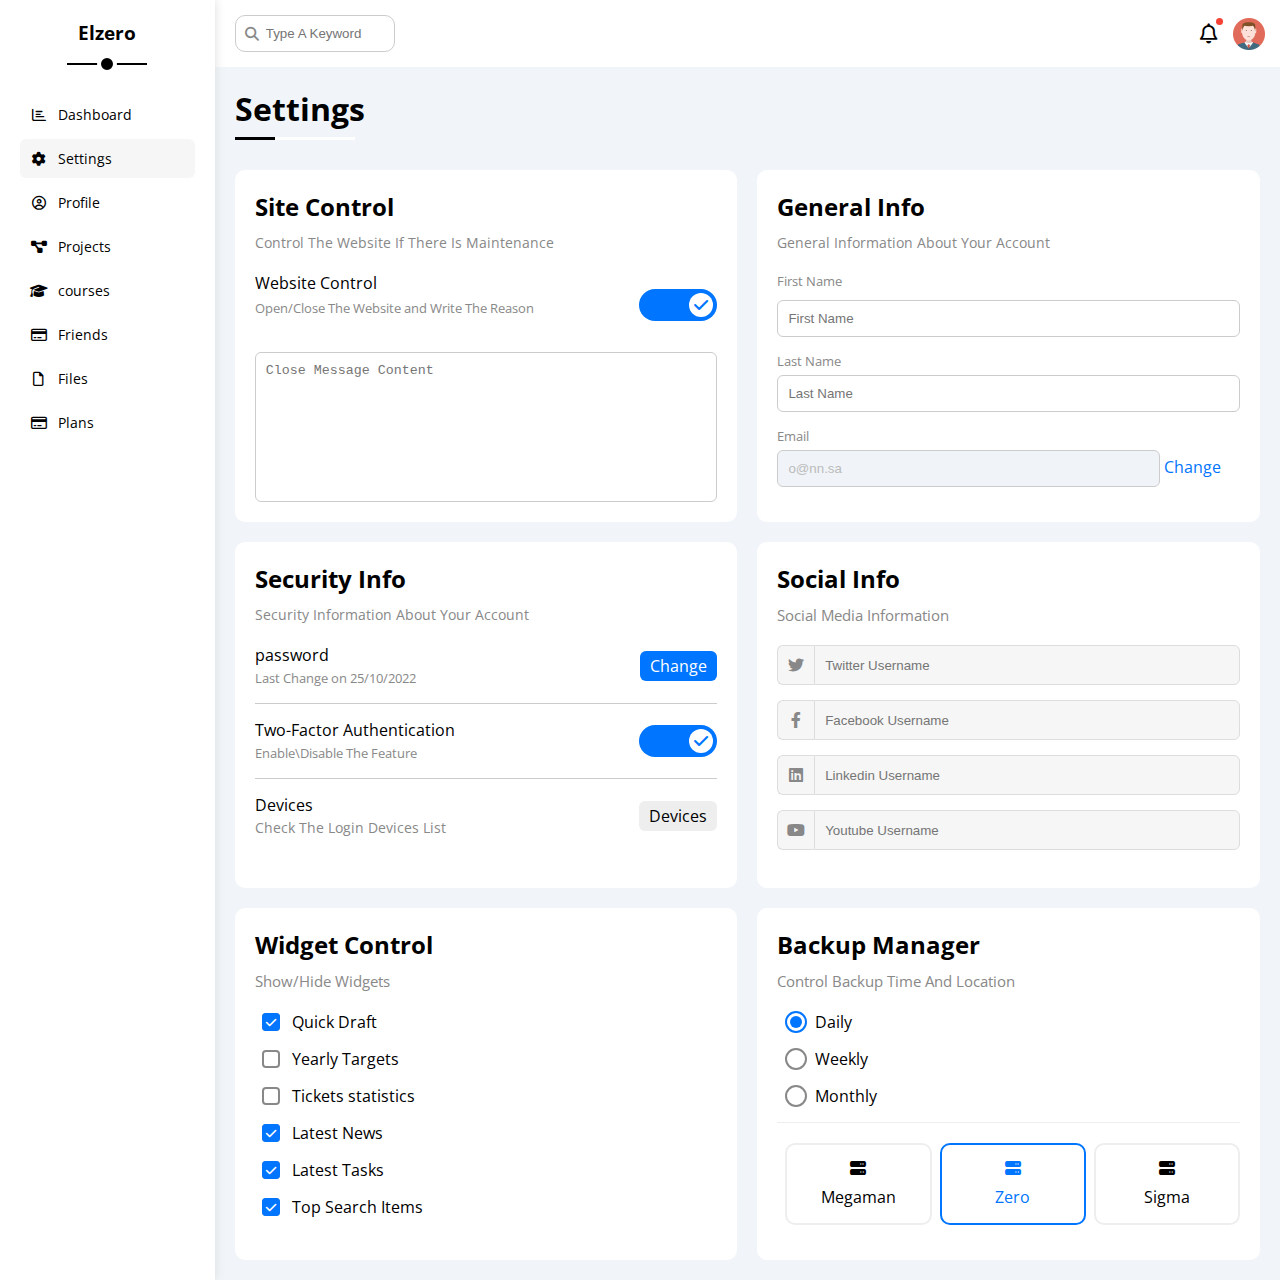
<file: settings.html>
<!DOCTYPE html>
<html lang="en">
<head>
    <meta charset="UTF-8">
    <meta name="viewport" content="width=device-width, initial-scale=1.0">
    <title>Dashboard</title>
    <link rel="stylesheet" href="css/all.min.css">
    <link rel="stylesheet" href="css/framework.css">
    <link rel="stylesheet" href="css/master.css">
    <link rel="preconnect" href="https://fonts.googleapis.com" />
    <link rel="preconnect" href="https://fonts.gstatic.com" crossorigin />
    <link href="https://fonts.googleapis.com/css2?family=Open+Sans:wght@300;500&#038;display=swap" rel="stylesheet" />
</head>
<body>
    <div class="page d-flex">
        <div class="sidebar p-relative bg-white p-20">
            <h3 class="txt-c p-relative mt-0">Elzero</h3>
            <ul>
                <li>
                    <a href="index.html" class=" fs-14 c-balck d-flex rad-6 p-10 align-center">
                        <i class="fa-regular fa-chart-bar fa-fw"></i>
                        <span>Dashboard</span>
                    </a>
                </li>
                <li>
                    <a href="settings.html" class=" active fs-14 c-balck d-flex rad-6 p-10 align-center">
                        <i class="fa-solid fa-gear fa-fw"></i>
                        <span>Settings</span>
                    </a>
                </li>
                <li>
                    <a href="profile.html" class=" fs-14 c-balck d-flex rad-6 p-10 align-center">
                        <i class="fa-regular fa-circle-user fa-fw"></i>                      
                        <span>Profile</span>
                    </a>
                </li>
                <li>
                    <a href="projects.html" class=" fs-14 c-balck d-flex rad-6 p-10 align-center">
                        <i class="fa-solid fa-diagram-project fa-fw"></i>
                        <span>Projects</span>
                    </a>
                </li>                       
                <li>
                    <a href="courses.html" class=" fs-14 c-balck d-flex rad-6 p-10 align-center">
                        <i class="fa-solid fa-graduation-cap fa-fw"></i>
                        <span>courses</span>
                    </a>
                </li>
                <li>
                    <a href="friends.html" class=" fs-14 c-balck d-flex rad-6 p-10 align-center">
                        <i class="fa-regular fa-credit-card fa-fw"></i>
                        <span>Friends</span>
                    </a>
                </li>
                <li>
                    <a href="files.html" class=" fs-14 c-balck d-flex rad-6 p-10 align-center">
                        <i class="fa-regular fa-file fa-fw"></i>
                        <span>Files</span>
                    </a>
                </li>
                <li>
                    <a href="plans.html" class=" fs-14 c-balck d-flex rad-6 p-10 align-center">
                        <i class="fa-regular fa-credit-card fa-fw"></i>
                        <span>Plans</span>
                    </a>
                </li>
            </ul>
        </div>
        <div class="content w-full">
            <!-- start head -->
            <div class="head bg-white between-flex p-15">
                <div class="search p-relative">
                    <input class="p-10" type="search" placeholder="Type A Keyword">
                </div>
                <div class="icons align-center d-flex">
                    <span class="notification p-relative">
                        <i class="fa-regular fa-bell fa-lg"></i>
                    </span>
                    <img src="images/avatar.png" alt="">
                </div>
            </div>
            <!-- end head -->
            <h1 class="p-relative">Settings</h1>
            <div class="settings-page m-20 d-grid gap-20">
                <!-- start settings box -->
                <div class="p-20 bg-white rad-10">
                    <h2 class="mt-0 mb-10">Site Control</h2>
                    <p class="mt-0 mb-20 fs-14 c-grey">Control The Website If There Is Maintenance</p>
                    <div class=" mb-15 between-flex">
                        <div>
                            <span class="mb-10">Website Control</span>
                            <p class="c-grey fs-13 mt-5 mb-20">Open/Close The Website and Write The Reason</p>
                        </div>
                        <div>
                            <label>
                                <input type="checkbox" class="toggle-checkbox " checked>
                                <div class="toggle-switch"></div>
                            </label>
                        </div>
                    </div>
                    <textarea class="close-message p-10 rad-6 w-full d-block" placeholder="Close Message Content" ></textarea>
                </div>
                <!-- end settings box -->
                <!-- start settings box -->
                <div class="bg-white rad-10 p-20">
                    <h2 class="mt-0 mb-10">General Info</h2>
                    <p class="mt-0 mb-20 c-grey fs-14">General Information About Your Account</p>
                    <div class="mb-15">
                        <label for="first" class="fs-13 c-grey mb-10 d-block">First Name</label>
                        <input
                            class="b-none p-10 border-ccc rad-6 w-full d-block"
                            id="first"
                            placeholder="First Name"
                            type="text">
                    </div>
                    <div class="mb-15">
                        <label for="last" class="fs-13 c-grey mb-5 d-block">Last Name</label>
                        <input
                            class="b-none p-10 border-ccc rad-6 w-full d-block"
                            id="Last"
                            placeholder="Last Name"
                            type="text">
                    </div>
                    <div>
                        <label for="email" class="fs-13 c-grey mb-5 d-block">Email</label>
                        <input
                         class="b-none p-10 border-ccc rad-6 w-full email
                         "
                         id="email"
                         type="email"
                         value="o@nn.sa"
                         disabled
                         />
                        <a class="c-blue" href="#">Change</a>
                    </div>

                </div>
                <!-- end settings box -->
                <!-- start security box -->
                <div class="bg-white rad-10 p-20">
                    <h2 class="mt-0 mb-10">Security Info</h2>
                    <p class="mt-0 mb-20 c-grey fs-14">Security Information About Your Account</p>
                    <div class="sec-box between-flex mb-15">
                        <div>
                            <span class="d-block">password</span>
                            <span class="fs-13 c-grey mt-0 mb-10">Last Change on 25/10/2022</span>
                        </div>
                        <a href="#" class="button btn-shape bg-blue c-white">Change</a>
                    </div>
                    <div class="sec-box between-flex mb-15">
                        <div>
                            <span class="d-block">Two-Factor Authentication</span>
                            <span class="fs-13 c-grey mt-0 mb-5" >Enable\Disable The Feature</span>
                        </div>
                        <div>
                            <label>
                                <input type="checkbox" class="toggle-checkbox " checked>
                                <div class="toggle-switch"></div>
                            </label>
                        </div>
                    </div>
                    <div class="sec-box between-flex mb-15">
                        <div>
                            <span class="d-block">Devices</span>
                            <span class="c-grey fs-14 mt-0 mb-5">Check The Login Devices List</span>
                        </div>
                        <a href="#" class="btn-shape bg-eee c-balck">Devices</a>
                    </div>
                </div>
                <!-- end security box -->
                <!-- start social box -->
                <div class="social-boxes bg-white rad-10 p-20">
                    <h2 class="mt-0 mb-10">Social Info</h2>
                    <p class="mt-0 mb-20 c-grey fs-15">Social Media Information</p>
                    <div class="d-flex mb-15 align-center">
                        <i class="fa-brands fa-twitter center-flex c-grey"></i>
                        <input type="text" class="w-full" placeholder="Twitter Username">
                    </div>
                    <div class="d-flex mb-15 align-center">
                        <i class="fa-brands fa-facebook-f center-flex c-grey"></i>
                        <input type="text" class="w-full" placeholder="Facebook Username">
                    </div>
                    <div class="d-flex mb-15 align-center">
                        <i class="fa-brands fa-linkedin center-flex c-grey"></i>
                        <input type="text" class="w-full" placeholder="Linkedin Username">
                    </div>
                    <div class="d-flex mb-15 align-center">
                        <i class="fa-brands fa-youtube center-flex c-grey"></i>
                        <input type="text" class="w-full" placeholder="Youtube Username">
                    </div>
                </div>
                <!-- end social box -->
                <!-- start widget control -->
                <div class="widgets-control bg-white rad-10 p-20">
                    <h2 class="mt-0 mb-10">Widget Control</h2>
                    <p class="mt-0 mb-20 c-grey fs-15">Show/Hide Widgets</p>
                    <div class="d-flex align-center mb-15 control">
                        <input type="checkbox" id="one" checked>
                        <label for="one">Quick Draft</label>
                    </div>
                    <div class="d-flex align-center mb-15 control">
                        <input type="checkbox" id="two">
                        <label for="two">Yearly Targets</label>
                    </div>
                    <div class="d-flex align-center mb-15 control">
                        <input type="checkbox" id="three">
                        <label for="three">Tickets statistics</label>
                    </div>
                    <div class="d-flex align-center mb-15 control">
                        <input type="checkbox" id="four" checked>
                        <label for="four">Latest News</label>
                    </div>
                    <div class="d-flex align-center mb-15 control">
                        <input type="checkbox" id="five" checked>
                        <label for="five">Latest Tasks</label>
                    </div>
                    <div class="d-flex align-center mb-15 control">
                        <input type="checkbox" id="sex" checked>
                        <label for="sex">Top Search Items</label>
                    </div>
                </div>
                <!-- end widget control -->
                <!-- start backup manager -->
                <div class="backup-control bg-white rad-10 p-20">
                    <h2 class="mt-0 mb-10">Backup Manager</h2>
                    <p class="mt-0 mb-20 c-grey fs-15">Control Backup Time And Location</p>
                    <div class=" date mb-15 d-flex align-center">
                        <input type="radio" name="time" id="daily" checked>
                        <label for="daily">Daily</label>
                    </div>
                    <div class=" date mb-15 d-flex align-center">
                        <input type="radio" name="time" id="weekly" >
                        <label for="weekly">Weekly</label>
                    </div>
                    <div class=" date mb-15 d-flex align-center">
                        <input type="radio" name="time" id="monthly" >
                        <label for="monthly">Monthly</label>
                    </div>
                    <div class="servers d-flex align-center txt-c">
                        <input type="radio" name="servers" id="server-one" >
                        <div class="server w-full mb-15 rad-10">
                            <label for="server-one " class="d-block m-15">
                                <i class="fa-solid fa-server d-block mb-10"></i>
                                Megaman
                            </label>
                        </div>

                        <input type="radio" name="servers" id="server-two" checked>
                        <div class="server w-full mb-15 rad-10">
                            <label for="server-two" class="d-block m-15">
                                <i class="fa-solid fa-server d-block mb-10"></i>
                                Zero
                            </label>
                        </div>

                        <input type="radio" name="servers" id="server-three">
                        <div class="server w-full mb-15 rad-10">
                            <label for="server-three" class="d-block m-15">
                                <i class="fa-solid fa-server d-block mb-10"></i>
                                Sigma
                            </label>
                        </div>
                    </div>
                </div>
                <!-- end backup manager -->
            </div>
        </div>
    </div>
</body>
</html>
</file>
<file: css/framework.css>
:root {
    --blue-color: #0075ff;
    --blue-alt-color: #0d69d5;
    --orange-color: #f59e0b;
    --green-color: #22c55e;
    --red-color: #f44336;
    --grey-color: #888;
  }
/* start box */
.d-flex {
    display: flex;
}
.f-wrap {
    flex-wrap: wrap;
}
.align-center {
    align-items: center;
}
.space-between {
    justify-content: space-between;
}
.d-grid {
    display: grid;
}
.gap-20 {
    gap: 20px;
}
.d-block {
    display: block;
}
@media (max-width:767px){
    .block-mobile {
        display: block;
    }
    .hide-mobile {
        display: none;
    }
}
/* end box */
/* start padding + margin */
.p-10 {
    padding: 10px;
}
.p-15 {
    padding: 15px;
}
.p-20 {
    padding: 20px;
}
.pt-10 {
    padding-top: 10px;
}
.pt-15 {
    padding-top: 15px;
}
.pt-20 {
    padding-top: 20px;
}
.pt-25 {
    padding-top: 25px;
}
.pb-10 {
    padding-bottom: 10px;
}
.pb-15 {
    padding-bottom: 15px;
}
.pb-20 {
    padding-bottom: 20px;
}
.pl-15 {
    padding-left: 15px;
}
.m-0 {
    margin: 0;
}
.m-15 {
    margin: 15px;
}
.m-20 {
    margin: 20px;
}
.mt-0 {
    margin-top: 0;
}
.mt-5 {
    margin-top: 5px;
}
.mt-10 {
    margin-top: 10px;
}
.mt-15 {
    margin-top: 15px;
}
.mt-20 {
    margin-top: 20px;
}
.mt-25 {
    margin-top: 25px;
}
.mr-10 {
    margin-right: 10px;
}
.mr-15 {
    margin-right: 15px;
}
.mb-5 {
    margin-bottom: 5px;
}
.mb-10 {
    margin-bottom: 10px;
}
.mb-15 {
    margin-bottom: 15px;
}
.mb-20 {
    margin-bottom: 20px;
}
.mb-25 {
    margin-bottom: 25px;
}

/* end padding + margin */
/* start color */
.c-balck {
    color: black;
}
.c-white {
    color: white;
}
.c-grey {
    color: var(--grey-color);
}
.c-red {
    color: var(--red-color);
}
.c-green {
    color: var(--green-color);
}
.c-blue {
    color: var(--blue-color);
}
.c-orange {
    color: var(--orange-color);
}
.bg-red {
    background-color: var(--red-color);
  }
  .bg-green {
    background-color: var(--green-color);
  }
  .bg-blue {
    background-color: var(--blue-color);
  }
  .bg-orange {
    background-color: var(--orange-color);
  }
  .bg-white {
    background-color: white;
  }
  .bg-eee {
    background-color: #eee;
  }
/* end color */
/* start position */
.p-relative {
    position: relative;
}
.p-absolute {
    position: absolute;
}
/* end position */
/* start font */
.txt-c {
    text-align: center;
}
.fs-13 {
    font-size: 13px;
}
.fs-14 {
    font-size: 14px;
}
.fs-15 {
    font-size: 15px;
}
.fs-25 {
    font-size: 25px;
}
.fw-bold {
    font-weight: bold;
}
.fw-normal {
    font-weight: normal;
}
@media (max-width: 767px){
    .txt-c-mobile {
        text-align: center;
    }
}
/* end font */
/* start border */
.rad-6 {
    border-radius: 6px;
}
.rad-10 {
    border-radius: 10px;
}
.rad-half {
    border-radius: 50%;
}
.b-none {
    border: none;
}
.border-ccc {
    border: 1px solid #ccc;
}
.b-eee {
    border: 1px solid #eee;
}
.bb-eee {
    border-bottom: 1px solid #eee;
}
/* end border */
/* start width + height */
.w-full {
    width: 100%;
}
.w-100 {
    width: 100px;
}
.w-fit {
    width: fit-content;
}
.h-full {
    height: 100%;
}
.h-100 {
    height: 100px;
}
.m-full {
    max-width: 100%;
}
/* end width + height */
/* start components */
.center-flex {
    display: flex;
    justify-content: center;
    align-items: center;
}
.between-flex {
    display: flex;
    align-items: center;
    justify-content: space-between;
}
.btn-shape {
    padding: 4px 10px;
    border-radius: 6px;
}
/* end components */
</file>
<file: css/master.css>
:root {
    --blue-color: #0075ff;
    --blue-alt-color: #0d69d5;
    --orange-color: #f59e0b;
    --green-color: #22c55e;
    --red-color: #f44336;
    --grey-color: #888;
}
* {
    box-sizing: border-box;
}
body {
    margin: 0;
    font-family: "Open Sans", sans-serif;
}
*:focus {
    outline: none;
}
a {
    text-decoration: none;
}
ul {
    list-style: none;
    padding: 0;
}
/* To Edit the scrollbar */
::-webkit-scrollbar {  
    width: 12px;
}
::-webkit-scrollbar-track {
    background-color: whtie;
}
::-webkit-scrollbar-thumb {
    background-color: var(--blue-color);
}
::-webkit-scrollbar-thumb:hover {
    background-color: var(--blue-alt-color);
}
.page {
    background-color: #f1f5f9;
    min-height: 100vh;
}
/* start sidebar */
.sidebar {
    width: 250px;
    box-shadow: 0 0 10px #ddd;
}
.sidebar > h3 {
    margin-bottom: 50px;
}
.sidebar > h3::before ,
.sidebar > h3::after {
    content: "";
    position: absolute;
    left: 50%;
    transform: translateX(-50%);
    background-color: black;
}
.sidebar > h3::before {
 width: 80px;
 height: 2px;
 bottom: -20px;
}
.sidebar > h3::after {
width: 12px;
height: 12px;
border-radius: 50%;
bottom: -29px;
border: 4px solid white;
}
.sidebar ul li a {
    transition: 0.3s;
    margin-bottom: 5px;
}
.sidebar ul li a:hover,
.sidebar ul li a.active {
    background-color: #f6f6f6;
}
.sidebar ul li a {
    transition: 0.3s;
    margin-bottom: 5px;
}
.sidebar ul li a span {
    margin-left: 10px;
    font-size: 14px;
}
@media (max-width: 767px) {
.sidebar {
    width: 58px;
    padding: 10px;
}
.sidebar > h3 {
    font-size: 13px;
    margin-bottom: 15px;
}
.sidebar > h3::before ,
.sidebar > h3::after {
    display: none;
}
.sidebar ul li a span {
    display: none;
}
}
/* end sidebar */
/* start content */
.content {
    overflow: hidden;
}
.head .search::before {
content: "\f002";
font-family: "Font Awesome 5 Free";
font-weight: 900;
position: absolute;
left: 15px;
top: 50%;
transform: translateY(-50%);
color: var(--grey-color);
font-size: 14px;
}
.head .search input {
    border-radius: 10px;
    border: 1px solid #ccc;
    padding-left: 30px;
    width: 160px;
    transition: width 0.3s;
    margin-left: 5px;
}
.head .search input:focus {
    width: 200px;
}
.head .search input:focus::placeholder {
    opacity: 0;
}
.head .icons .notification::before {
    content: "";
    position: absolute;
    width: 7px;
    height: 7px;
    background-color: var(--red-color);
    border-radius: 50%;
    right: -5px;
    top: -5px;
}
.head .icons img {
    height: 32px;
    height: 32px;
    margin-left: 15px;
}
.content h1 {
    margin: 20px 20px 40px;
}
.content h1::before,
.content h1::after {
    content: "";
    position: absolute;
    bottom: -10px;
    height: 3px;
    left: 0;
}
.content h1::before {
    background-color: black;
    width: 40px;
    z-index: 1;
}
.content h1::after {
    background-color: white;
    width: 120px;
}
.wrapper {
    grid-template-columns: repeat(auto-fill , minmax(450px , 1fr));
    margin-left: 20px;
    margin-right: 20px;
    margin-bottom: 20px;
}
@media (max-width: 767px){
    .wrapper {
        grid-template-columns: minmax(200px , 1fr);
        margin-left: 10px;
        margin-right: 10px;
        gap: 10px;
    }
}
/* end content */
/* start welcome widget */
.welcome {
    overflow: hidden;
}
.welcome .intro img {
    width: 200px;
    margin-bottom: -10px;
}
.welcome .avatar {
    width: 64px;
    height: 64px;
    box-shadow: 0 0 5px #ddd;
    border: 2px solid white;
    border-radius: 50%;
    margin-top: -32px;
    margin-left: 20px;
    padding: 2px;
}
.welcome .body {
    border-top: 1px solid #eee;
    border-bottom: 1px solid #eee;
}
.welcome .body > div {
    flex: 1;
}
.welcome .visit {
    margin: 0 15px 15px auto;
}
.welcome .visit:hover {
    background-color: var(--blue-alt-color);
}
@media (max-width: 767px){
    .welcome .intro {
        padding-bottom: 30px;
    }
    .welcome .avatar {
        margin-left: 0;
    }
    .welcome .body > div:not(:last-child){
        margin-bottom: 20px;
    }
}
/* end welcome widget */
/* start quick draft widget */
.quick-draft textarea {
    resize: none;
    min-height: 180px;
}
.quick-draft .save {
    margin-left: auto;
    transition: 0.3s;
    cursor: pointer;
}
.quick-draft .save:hover {
    background-color: var(--blue-alt-color);
}
/* end quick draft widget */
/* start target widget */
.target-row .icon {
    width: 80px;
    height: 80px;
    margin-right: 15px;
}
.target-row .details {
flex: 1;
}
.target-row .details .progress {
height: 4px;
}
.target-row .details .progress > span {
    height: 100%;
    position: absolute;
    left: 0;
    top: 0;
}
.target-row .details .progress > span span {
  position: absolute;
  bottom: 16px;
  right: -16px;
  padding: 2px 5px;
  color: white;
  border-radius: 6px;
  font-size: 13px;
}
.target-row .details .progress > span span::after {
    content: "";
    position: absolute;
    border-width: 5px;
    border-style: solid;
    border-color: transparent;
    bottom: -10px;
    left: 50%;
    transform: translateX(-50%);
}
.target-row .details .progress > .blue span::after {
    border-top-color: var(--blue-color);
}
.target-row .details .progress > .orange span::after {
    border-top-color: var(--orange-color);
}
.target-row .details .progress > .green span::after {
    border-top-color: var(--green-color);
}
.blue .icon,
.blue .progress {
    background-color: rgb(0 117 255 / 20%);
}
.orange .icon,
.orange .progress {
    background-color: rgb(245 158 11 / 20%);
}
.green .icon,
.green .progress {
    background-color: rgb(34 197 94 / 20%);
}
/* end target widget */
/* start tickets */
.tickets .box {
    border: 1px solid #ccc;
    width: calc(50% - 10px);
}
@media (max-width : 767px){
    .tickets .box {
        width: 100%;
    }
}
/* end tickets */
/* start latest news */
.news .news-row:not(:last-of-type){
    padding-bottom: 20px;
    margin-bottom: 20px;
    border-bottom: 1px solid #eee;
}
.news .news-row img {
    width: 100px;
    border-radius: 6px;
    margin-right: 15px;
}
.news .news-row .info {
    flex: 1;
}
.news .news-row .info h3 {
    margin: 0 0 6px;
    font-size: 16px;
}
@media (max-width: 767px){
    .news .news-row {
        flex-direction: column;
    }
    .news .info p {
        margin: 10px auto;
    }
}
/* end latest news */
/* start tasks */
.tasks .task-row:not(:last-of-type) {
    padding-bottom: 15px;
    margin-bottom: 15px;
    border-bottom: 1px solid #eee;
}
.tasks .task-row .info {
    flex: 1;
}
.tasks .done {
    opacity: 0.3;
}
.tasks .done h3,
.tasks .done p {
    text-decoration: line-through;
}
.tasks .delete {
    transition: 0.3s;
    cursor: pointer;
}
.tasks .delete:hover {
    color: var(--red-color);
}
/* end tasks */
/* start latest uploads */
.latest-uploads .upload-row .data img {
    width: 40px;
    height: 40px;
}
/* end latest uploads */
/* start last project widget */
.last-project ul::before{
    content: "";
    height: 100%;
    width: 2px;
    background-color: var(--blue-color);
    position: absolute;
    left: 11px;
}
.last-project ul li::before {
    content: "";
    width: 20px;
    height: 20px;
    border-radius: 50%;
    border: 2px solid white;
    outline: 2px solid var(--blue-color);
    background-color: white;
    margin-right: 15px;
    z-index: 1;
}
.last-project ul li.done::before {
    background-color: var(--blue-color);
}
.last-project ul li.current::before {
    animation: change-background 0.8s infinite alternate ;
}
.last-project img { 
    width: 160px;
    position: absolute;
    right: 0;
    bottom: 0;
    opacity: 0.1;
}
/* end last project widget */
/* start reminders widget*/
.reminders ul li > span {
    width: 15px;
    height: 15px;
}
.reminders ul .blue {
    border-left: 1px solid var(--blue-color);
}
.reminders ul .green {
    border-left: 1px solid var(--green-color);
}
.reminders ul .orange {
    border-left: 1px solid var(--orange-color);
}
.reminders ul .red {
    border-left: 1px solid var(--red-color);
}
/* end reminders widget*/
/* start Latest post */
.latest-post .top img {
    width: 48px;
    height: 48px;
}
.latest-post .post-content {
    border-top: 1px solid #eee;
    border-bottom: 1px solid #eee;
    min-height: 140px;
    text-transform: capitalize;
    line-height: 1.8;
}
/* end latest post */
/* start social media widget */
.social-media .box {
    padding-left: 70px;
}
.social-media .box i {
    position: absolute;
    left: 0;
    top: 0;
    width: 52px;
    transition: 0.3s;
}
.social-media .box i:hover {
    transform: rotate(5deg);
}
.social-media .twitter {
    background-color: rgb(29 161 242 / 20%);
    color: #1da1f2;
}
.social-media .facebook {
background-color: rgb(24 119 242 / 20%);
color: #1da1f2;
}
.social-media .youtube {
background-color: rgb(255 0 0 / 20%);
color: #ff0000;
}
.social-media .linkedin {
background-color: rgb(0 119 181 / 20%);
color: #0077b5;
}
.social-media .twitter i,
.social-media .twitter a {
    background-color: #1da1f2; ;
}
.social-media .facebook i,
.social-media .facebook a {
  background-color: #1877f2;
}
.social-media .youtube i,
.social-media .youtube a {
  background-color: #ff0000;
}
.social-media .linkedin i,
.social-media .linkedin a {
  background-color: #0077b5;
}
/* end social media widget */
/* start projects table */
.projects .responsive-table {
    overflow-x: auto;
}
.projects table {
    min-width: 1000px;
    border-spacing: 0;
}
.projects thead td {
    background-color: #eee;
    font-weight: bold;
}
.projects table td {
    padding: 15px;
}
.projects tbody td {
    border-left: 1px solid #eee;
    border-bottom: 1px solid #eee;
    transition: 0.3s;
}
.projects tbody td:last-child {
    border-right: 1px solid #eee;
}
.projects tbody tr:hover td {
    background-color: #faf7f7;
}
.projects table img {
    width: 32px;
    height: 32px;
    border-radius: 50%;
    padding: 2px;
    background-color: white;
}
.projects table img:not(:first-child) {
    margin-left: -20px;
}
.projects table .label {
    font-size: 13px;
}
/* end projects table */
/* start settings page */
.settings-page {
    grid-template-columns: repeat(auto-fill , minmax(500px , 1fr));
}
@media (max-width: 767px){
    .settings-page {
        grid-template-columns: minmax(100px , 1fr);
        gap: 10px;
        margin-left: 10px;
        margin-right: 10px;
    }
}
.settings-page .close-message {
    border: 1px solid #ccc;
    resize: none;
    min-height: 150px;
}
.settings-page .email {
    display: inline-flex;
    width: calc(100% - 80px);
}
/* end settings page */
/* start security box */
.settings-page .sec-box {
    padding-bottom: 15px;
}
.settings-page .sec-box:not(:last-child){
    border-bottom: 1px solid #ccc;
}
.settings-page .button {
    transition: 0.3s;
}
.settings-page .sec-box .button:hover {
    background-color: var(--blue-alt-color);
}
/* end security box */
/* start social box */
.settings-page .social-boxes div input[type="text"]{
    border: none;
    background-color: #f6f6f6;
    padding-left: 10px;
    border: 1px solid #ddd;
    height: 40px;
    border-radius: 0 6px 6px 0;
}
.settings-page .social-boxes i {
    width: 40px;
    height: 40px;
    background-color: #f6f6f6;
    border: 1px solid #ddd;
    border-right: none;
    border-radius: 6px 0 0 6px;
    transition: 0.3s;
}
.settings-page .social-boxes div:focus-within i {
    color: black;
}
/* end social box */
/* start widget control */
.widgets-control .control input[type="checkbox"]{
    -webkit-appearance: none;
    appearance: none;
}
.widgets-control .control label {
    padding-left: 30px;
    cursor: pointer;
    position: relative;
}
.widgets-control .control label::before,
.widgets-control .control label::after {
    position: absolute;
    left: 0;
    top: 50%;
    margin-top: -9px;
    border-radius: 4px;
   
}
.widgets-control .control label::before {
    content: "";
    width: 14px;
    height: 14px;
    border: 2px solid var(--grey-color);
}
.widgets-control .control label::after {
    font-family: "Font Awesome 5 Free";
    font-weight: 900;
    content: "\f00c";
    background-color: var(--blue-color);
    font-size: 12px;
    color: white;
    width: 18px;
    height: 18px;
    display: flex;
    justify-content: center;
    align-items: center;
    transform: scale(0) rotate(360deg);
    transition: 0.3s;
}
.widgets-control .control input[type="checkbox"]:checked + label::after {
    transform: scale(1);
}
.widgets-control .control label:hover::before {
    border-color: var(--blue-alt-color);
}
/* end widget control */
/* start backup widget */
.backup-control input[type="radio"]{
    -webkit-appearance: none;
    appearance: none;
}
.backup-control .date label {
    padding-left: 30px;
    cursor: pointer;
    position: relative;
}
.backup-control .date label::before ,
.backup-control .date label::after {
    content: "";
    position: absolute;
    
}
.backup-control .date label::before {
    width: 18px;
    height: 18px;
    border-radius: 50%;
    border: 2px solid var(--grey-color);
    left: 0;
    top: 50%;
    margin-top: -11px;
}
.backup-control .date label::after {
    width: 12px;
    height: 12px;
    border-radius: 50%;
    background-color: var(--blue-color);
    left: 5px;
    top: 5px;
    transition: 0.3s;
    transform: scale(0);
}
.backup-control .date input[type="radio"]:checked + label::before {
    border-color: var(--blue-color);
}
.backup-control .date input[type="radio"]:checked + label::after {
    transform: scale(1);
}
.backup-control .servers {
    padding-top: 20px;
    border-top: 1px solid #eee;
}
@media (max-width:767px) {
    .backup-control .servers {
        flex-wrap: wrap;
    }
}
.backup-control .servers .server {
    border: 2px solid #eee;
    position: relative;
}
.backup-control .servers label {
    cursor: pointer;
}
.backup-control .servers input[type="radio"]:checked + .server {
    border-color: var(--blue-color);
    color: var(--blue-color);
}
/* end backup widget */
.settings-page :disabled {
    cursor: no-drop;
    background-color: #f0f4f8;
    color: #bbb;
}

/* start profile page */
@media (max-width: 767px){
    .profile-page .overview {
        flex-direction: column;
    }
}
.profile-page .avatar-box {
    width: 300px;
}
@media (min-width: 768px){
    .profile-page .overview .avatar-box {
        border-right: 1px solid #eee;
    }
}
.profile-page .overview .avatar-box > img {
    width: 120px;
    height: 120px;
}
.profile-page .overview .avatar-box .level {
    height: 6px;
    width: 70%;
    margin: auto;
    border-radius: 6px;
    overflow: hidden;
}
.profile-page .overview .avatar-box .level span {
    position: absolute;
    left: 0;
    top: 0;
    height: 100%;
    border-radius: 6px;
    background-color: var(--blue-color);

}
.profile-page .overview .info-box .box {
    border-bottom: 1px solid #eee;
    flex-wrap: wrap;
    transition: 0.3s;
}
.profile-page .overview .info-box .box:hover {
    background-color: #f9f9f9;
}
.profile-page .overview .info-box .box > div {
    min-width: 250px;
    padding: 10px 0 0;
}
@media (max-width: 767px){
    .profile-page .other-data {
        flex-direction: column;
    }
} 
.profile-page .other-data .skills-card {
    flex-grow: 1;
}
.profile-page .other-data .skills-card ul li {
padding: 15px 0;
}
.profile-page .other-data .skills-card ul li:not(:last-child) {
    border-bottom: 1px solid #eee;
}
.profile-page .other-data .skills-card ul li span {
    display: inline-flex;
    padding: 4px 10px;
    background-color: #eee;
    border-radius: 6px;
    font-size: 14px;
}
.profile-page .other-data .skills-card ul li span:not(:last-child){
    margin-right: 5px;
}
.profile-page .other-data .activities {
    flex-grow: 2;
}

.profile-page .activity:not(:last-child) {
    padding-bottom: 20px;
    margin-bottom: 20px;
    border-bottom: 1px solid #eee;
}
@media (min-width: 768px) {
    .profile-page .other-data .activity .date {
        margin-left: auto;
        text-align: right;
    }
}
.profile-page .activities .activity img {
    width: 64px;
    height: 64px;
    margin-right: 10px;
    border-radius: 50%;
}
@media (max-width: 767px){
    .profile-page .activity {
        flex-direction: column;
    }
    .profile-page .activity img {
        margin-right: 0;
        margin-bottom: 15px;
    }
    .profile-page .activity .date {
        margin-top: 10px;
    }
}
/* end profile page */
/* start projects page */
.projects-page {
    grid-template-columns: repeat(auto-fill , minmax(500px , 1fr));
}
@media (max-width: 767px){
    .projects-page {
        grid-template-columns: minmax(200px , 1fr);
        gap: 10px;
        margin-left: 10px;
        margin-right: 10px;
    }
}
.projects-page .project .date {
    position: absolute;
    right: 10px;
    top: 10px;
}
.projects-page .project .team {
    min-height: 80px;
    position: relative;
}
.projects-page .project .team a {
    position: absolute;
    left: 0;
    bottom: 0;
}
.projects-page .project .team a:nth-child(2) {
   left: 25px;
}
.projects-page .project .team a:nth-child(3) {
    left: 50px;
}
 .projects-page .project .team a:nth-child(4) {
    left: 75px;
}
 .projects-page .project .team a:nth-child(5) {
    left: 100px;
}
.projects-page .project .team a:hover {
   z-index: 100;
}
.projects-page .project .team img {
    width: 40px;
    height: 40px;
    border-radius: 50%;
    border: 2px solid white;
}
.projects-page .project .do {
    margin-top: 15px;
    padding-top: 15px;
    justify-content: flex-end;
    border-top: 1px solid #eee;
}
@media (max-width: 767px){
    .projects-page .project .do {
        flex-direction: column;
    }
}
.projects-page .project .do span {
    width: fit-content;
    margin-left: 5px;
}
@media (max-width: 767px)
{   .projects-page .project .do span:not(:last-child) {
        margin-bottom: 15px;
    }
}
.projects-page .project .info {
    border-top: 1px solid #eee;
    margin-top: 15px;
    padding-top: 15px;
}
@media (max-width: 767px){
    .projects-page .project .info {
        flex-direction: column;
    }
}
.projects-page .project .prog {
   height: 8px;
   width: 260px;
   position: relative;
   border-radius: 6px;
}
@media (max-width:767px){
    .projects-page .project .prog {
        margin-bottom: 15px;
    }
}
.projects-page .project .prog span {
    position: absolute;
    left: 0;
    top: 0;
    height: 100%;
    border-radius: 6px;
 }
/* end projects page */
/* start courses page */
.courses-page {
    grid-template-columns: repeat(auto-fill , minmax(300px , 1fr));
}
@media (max-width: 767px){
    .courses-page {
        grid-template-columns: minmax(200px , 1fr);
        gap: 10px;
        margin-left: 10px;
        margin-right: 10px;
    }
}
.courses-page .course {
    overflow: hidden;
}
.courses-page .course .cover {
    max-width: 100%;
}
.courses-page .course .instructor {
    position: absolute;
    left: 20px;
    top: 20px;
    border-radius: 50%;
    width: 64px;
    height: 64px;
    border: 2px solid white;
}
.courses-page .course > div > p {
    line-height: 1.6;
}
.courses-page .course .info {
    border-top: 1px solid #eee;
    font-size: 13px;
}
.courses-page .course .info .title {
    position: absolute;
    top: -13px;
    left: 50%;
    font-size: 13px;
    transform: translateX(-50%);
}
/* end courses page */
/* start friends page */
.friends-page {
    grid-template-columns: repeat(auto-fill , minmax(300px , 1fr));
}
@media (max-width: 767px){
    .friends-page {
        grid-template-columns: minmax(200px , 1fr);
        gap: 10px;
        margin-left: 10px;
        margin-right: 10px;
    }
}
.friends-page .contact {
position: absolute;
left: 10px;
top: 10px;
}
.friends-page .contact i {
    font-size: 13px;
    color: #666;
    padding: 10px;
    border-radius: 50%;
    background-color: #eee;
    transition: 0.3s;
    cursor:pointer;
}
.friends-page .contact i:hover {
    background-color: var(--blue-color);
    color: white;
}
.friends-page .icons {
    padding: 15px 0 15px;
    margin: 15px 0 15px;
    border-top: 1px solid #eee;
    border-bottom: 1px solid #eee;
}
.friends-page .icons i {
    margin-right: 5px;
}
.friends-page .vip {
    position: absolute;
    right: 0;
    top: 50%;
    transform: translateY(-50%);
    font-size: 40px;
    opacity: 0.2;
}
/* end friends page */
/* start files page */
.files-page {
    flex-direction: row-reverse;
    align-items: flex-start;
}
@media (max-width: 767px){
    .files-page {
        flex-direction: column;
        align-items: normal;
    }
}
.files-page .files-stats {
    min-width: 260px;
}

.files-page .files-stats > div .icon{
    width: 40px;
    height: 40px;
    margin-right: 10px;
}
.files-page .files-stats > div .size {
    margin-left: auto;
}
.files-page .files-stats .blue {
    background-color: rgb(0 117 255 / 20%);
}
.files-page .files-stats .green {
    background-color: rgb(34 197 94 / 20%);
}
.files-page .files-stats .red {
    background-color: rgb(244 67 54 / 20%);
}
.files-page .files-stats .orange {
    background-color: rgb(245 158 11 / 20%);
}
.files-page .files-stats .upload {
    margin: 15px auto 0;
    padding: 10px 15px;
    transition: 0.3s;
}
.files-page .files-stats .upload:hover {
    background-color: var(--blue-alt-color);
}
.files-page .files-stats .upload:hover i {
    animation: go-up 0.8s infinite;
}
.files-page .files-content {
    flex: 1;
    grid-template-columns: repeat(auto-fill, minmax(200px , 1fr));
}
.files-page .files-content img {
    width: 64px;
    height: 64px;
    transition: 0.3s;
}
.files-page .files-content img:hover {
    transform: rotate(5deg);
}
.files-page .files-content .file .info {
    border-top: 1px solid #eee;
}
/* end files page */
/* start plans page */
.plans-page {
    grid-template-columns: repeat(auto-fill , minmax(450px , 1fr));
}
@media (max-width: 767px){
    .plans-page {
        grid-template-columns: minmax(250px , 1fr);
        gap: 10px;
        margin-left: 10px;
        margin-right: 10px;
    }
}
.plans-page .plan .top {
    border: 3px solid white;
    outline: 3px solid transparent;
}
.plans-page .plan.green .top {
    outline-color: var(--green-color);
}
.plans-page .plan.blue .top {
    outline-color: var(--blue-color);
}
.plans-page .plan.orange .top {
    outline-color: var(--orange-color);
}
.plans-page .plan .top .price {
    position: relative;
    font-size: 40px;
    width: fit-content;
    margin: auto;
}
.plans-page .plan .top .price span {
    position: absolute;
    left: -20px;
    top: 0;
    font-size: 25px;
}
.plans-page .plan ul li {
    padding: 15px 0;
    border-bottom: 1px solid #eee;
    display: flex;
    align-items: center;
    font-size: 15px;
}
.plans-page .plan ul li i.yes {
    color: var(--green-color);
}
.plans-page .plan ul li i:not(.yes , .help) {
    color: var(--red-color);
}
.plans-page .plan ul li i:first-child {
    margin-right: 5px;
    font-size: 18px;
}
.plans-page .plan ul li i.help {
    color: var(--grey-color);
    margin-left: auto;
    cursor: pointer;
}
.plans-page .plan a {
    margin: auto;
    padding: 5px 11px;
}
/* end plans page */
/* start components */
.toggle-checkbox {
    -webkit-appearance: none;
    appearance: none;
    display: none;
}
.toggle-switch {
    background-color: #ccc;
    width: 78px;
    height: 32px;
    border-radius: 16px;
    position: relative;
    transition: 0.3s;
    cursor: pointer;
}
.toggle-switch::before {
    font-family: "Font Awesome 5 Free";
    font-weight: 900;
    content: "\f00d";
    position: absolute;
    width: 24px;
    height: 24px;
    border-radius: 50%;
    background-color: white;
    display: flex;
    justify-content: center;
    align-items: center;
    top: 4px;
    left: 4px;
    color: #aaa;
    transition: 0.3s;
}
.toggle-checkbox:checked + .toggle-switch {
    background-color: var(--blue-color);
}
.toggle-checkbox:checked + .toggle-switch::before {
    left: 50px;
    content: "\f00c";
    color: var(--blue-color);
}
/* end components */
/* start training code */
.profile-page .info-box .toggle-switch {
    height: 20px;
}
@media (max-width: 767px) {
    .profile-page .info-box .toggle-switch {
        margin: auto;
    }
}
.profile-page .info-box .toggle-switch::before {
    width: 12px;
    height: 12px;
    font-size: 8px;
}
.profile-page .info-box .toggle-checkbox:checked + .toggle-switch::before {
    left: 62px;
}
/* end training code */
/* start animations */
@keyframes change-background {
    from {
        background-color: var(--blue-color);
    }
    to {
        background-color: white;
    }
}
@keyframes go-up {
    0%,
    100% {
        transform: translateY(0);
    }
    50% {
        transform: translateY(-5px);
    }
}
/* end animations */
</file>
